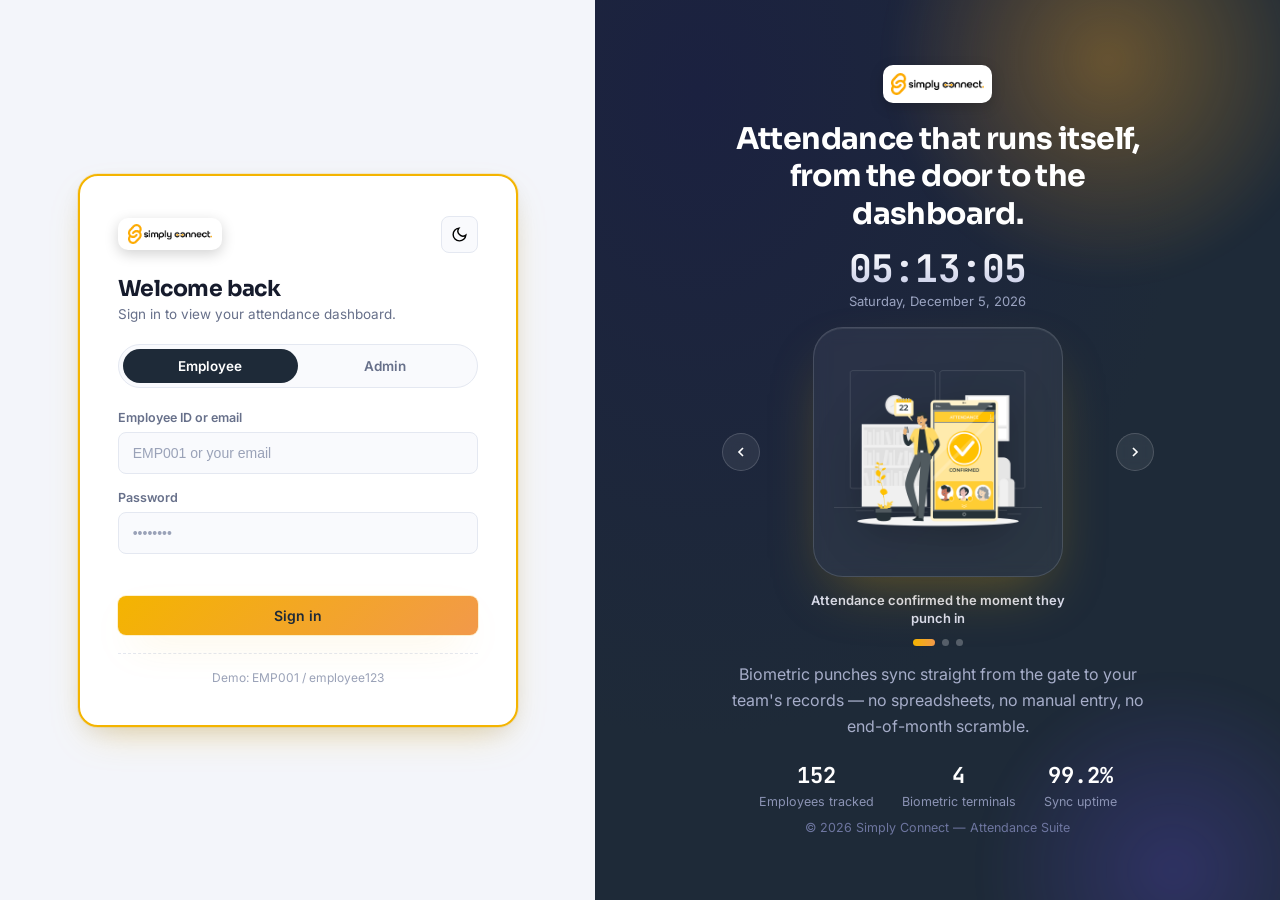
<file: index.html>
<!DOCTYPE html>
<html lang="en" data-theme="light">
<head>
<meta charset="UTF-8">
<meta name="viewport" content="width=device-width, initial-scale=1.0">
<title>Simply Connect Attendance — Sign in</title>
<link rel="stylesheet" href="css/styles.css">
</head>
<body>

<div class="login-wrap">
  <div class="login-panel">
    <div class="login-card" id="loginPanel" data-role="employee">
      <div class="login-card-top">
        <div style="display:flex;align-items:center;gap:10px;">
          <div class="logo-chip" style="padding:6px 10px;"><img src="assets/logo.png" alt="Simply Connect" style="height:20px;width:auto;display:block;"></div>
        </div>
        <button class="btn-icon" data-theme-toggle aria-label="Toggle dark mode" title="Toggle dark mode">
          <svg width="17" height="17" viewBox="0 0 24 24" fill="none" stroke="currentColor" stroke-width="2"><path d="M21 12.79A9 9 0 1 1 11.21 3 7 7 0 0 0 21 12.79z"/></svg>
        </button>
      </div>
      <h2>Welcome back</h2>
      <p class="sub">Sign in to view your attendance dashboard.</p>

      <div class="role-tabs">
        <button type="button" class="role-tab active" data-role="employee">Employee</button>
        <button type="button" class="role-tab" data-role="admin">Admin</button>
      </div>

      <form id="loginForm" novalidate>
        <div class="field">
          <label id="idLabel" for="loginId">Employee ID or email</label>
          <input type="text" id="loginId" placeholder="EMP001 or your email" autocomplete="username" required>
        </div>
        <div class="field">
          <label for="loginPassword">Password</label>
          <input type="password" id="loginPassword" placeholder="••••••••" autocomplete="current-password" required>
        </div>
        <div class="field-error" id="loginError"></div>
        <button type="submit" class="btn btn-primary">Sign in</button>
      </form>

      <div class="cred-hint" id="credHint">Demo: EMP001 / employee123</div>
    </div>
  </div>

  <div class="login-brand">
    <div class="brand-mark">
      <div class="logo-chip">
        <img class="brand-logo-img" src="assets/logo.png" alt="Simply Connect">
      </div>
    </div>

    <div class="login-hero">
      <h1>Attendance that runs itself, from the door to the dashboard.</h1>

      <div class="login-clock mono" id="liveClock">00:00:00</div>
      <div class="login-date" id="liveDate">Loading date…</div>

      <div class="login-carousel" id="loginCarousel">
        <div class="carousel-track" id="carouselTrack">
          <div class="carousel-slide active">
            <div class="carousel-art"><img src="assets/illustrations/illus-attendance.png" alt="Confirmed attendance"></div>
            <div class="carousel-caption">Attendance confirmed the moment they punch in</div>
          </div>
          <div class="carousel-slide">
            <div class="carousel-art"><img src="assets/illustrations/illus-reports.png" alt="Data reports"></div>
            <div class="carousel-caption">Reports and payroll insights, ready when you need them</div>
          </div>
          <div class="carousel-slide">
            <div class="carousel-art"><img src="assets/illustrations/illus-onboarding.png" alt="Onboarding"></div>
            <div class="carousel-caption">Onboard new hires and get them tracked in minutes</div>
          </div>
        </div>
        <button class="carousel-arrow prev" id="carouselPrev" aria-label="Previous slide">
          <svg width="16" height="16" viewBox="0 0 24 24" fill="none" stroke="currentColor" stroke-width="2.5"><path d="m15 18-6-6 6-6"/></svg>
        </button>
        <button class="carousel-arrow next" id="carouselNext" aria-label="Next slide">
          <svg width="16" height="16" viewBox="0 0 24 24" fill="none" stroke="currentColor" stroke-width="2.5"><path d="m9 18 6-6-6-6"/></svg>
        </button>
        <div class="carousel-dots" id="carouselDots">
          <button class="carousel-dot active" data-i="0" aria-label="Slide 1"></button>
          <button class="carousel-dot" data-i="1" aria-label="Slide 2"></button>
          <button class="carousel-dot" data-i="2" aria-label="Slide 3"></button>
        </div>
      </div>

      <p>Biometric punches sync straight from the gate to your team's records — no spreadsheets, no manual entry, no end-of-month scramble.</p>

      <div class="login-stats">
        <div><b class="mono">152</b><span>Employees tracked</span></div>
        <div><b class="mono">4</b><span>Biometric terminals</span></div>
        <div><b class="mono">99.2%</b><span>Sync uptime</span></div>
      </div>
    </div>

    <div class="login-foot">© 2026 Simply Connect — Attendance Suite</div>
  </div>
</div>

<script src="js/config.js"></script>
<script src="js/mockData.js"></script>
<script src="js/utils.js"></script>
<script src="js/theme.js"></script>
<script src="js/auth.js"></script>
<script>
  // If already logged in, skip straight to the right dashboard.
  (function () {
    const u = Session.get();
    if (u) window.location.href = u.role === "admin" ? "admin.html" : "employee.html";
  })();

  function tickClock() {
    const now = new Date();
    document.getElementById("liveClock").textContent = now.toLocaleTimeString("en-US", { hour12: false });
    document.getElementById("liveDate").textContent = now.toLocaleDateString("en-US", { weekday: "long", year: "numeric", month: "long", day: "numeric" });
  }
  tickClock();
  setInterval(tickClock, 1000);

  // Hero image carousel — auto-advances, clicking a dot jumps straight there.
  (function () {
    const slides = document.querySelectorAll("#carouselTrack .carousel-slide");
    const dots = document.querySelectorAll("#carouselDots .carousel-dot");
    if (!slides.length) return;
    let index = 0;
    let timer = null;

    function show(i) {
      index = (i + slides.length) % slides.length;
      slides.forEach((s, n) => s.classList.toggle("active", n === index));
      dots.forEach((d, n) => d.classList.toggle("active", n === index));
    }
    function next() { show(index + 1); }
    function prev() { show(index - 1); }
    function restart() {
      clearInterval(timer);
      timer = setInterval(next, 4200);
    }
    dots.forEach((dot) => dot.addEventListener("click", () => { show(+dot.dataset.i); restart(); }));
    document.getElementById("carouselNext").addEventListener("click", () => { next(); restart(); });
    document.getElementById("carouselPrev").addEventListener("click", () => { prev(); restart(); });
    restart();
  })();
</script>
</body>
</html>
</file>
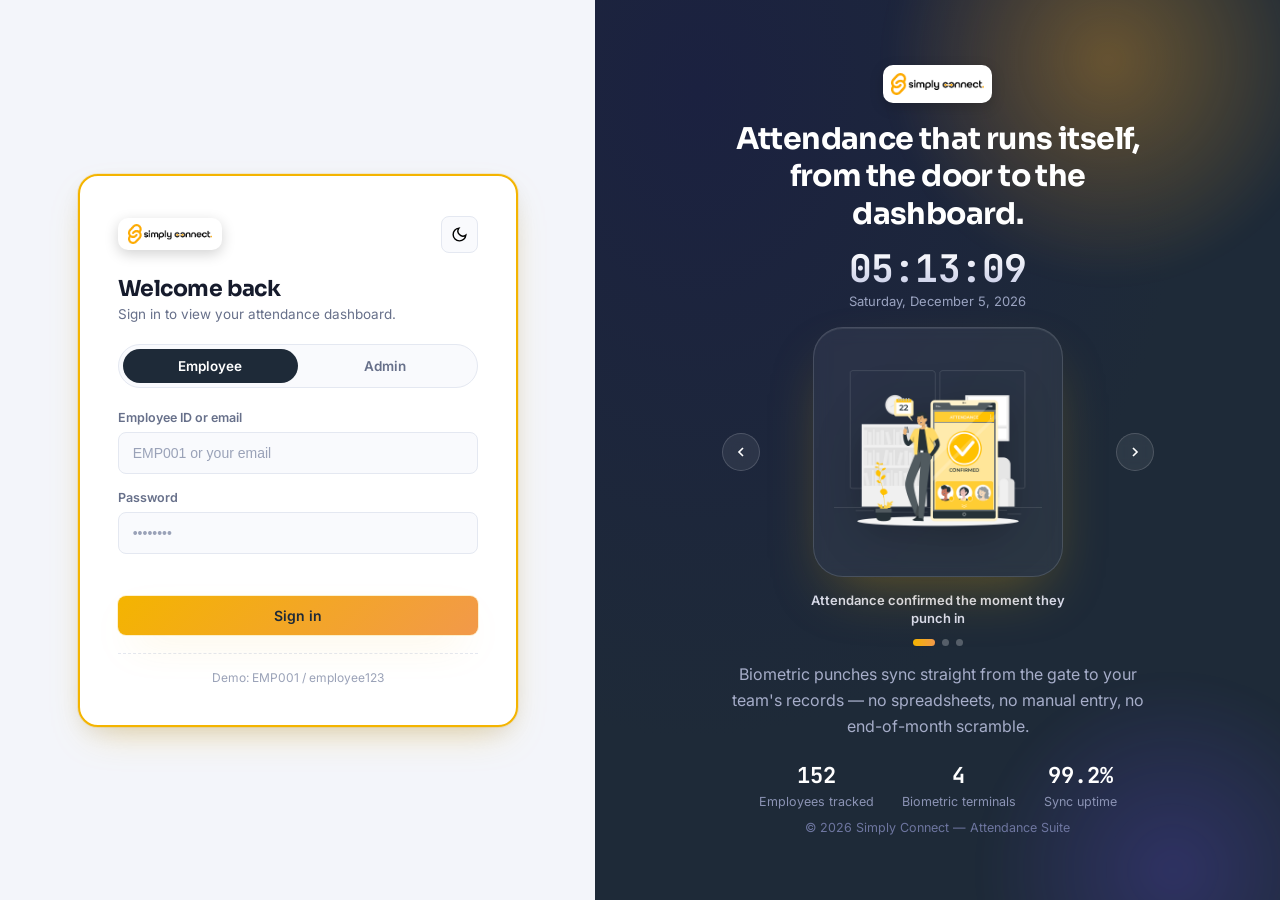
<file: admin.html>
<!DOCTYPE html>
<html lang="en" data-theme="light">
<head>
<meta charset="UTF-8">
<meta name="viewport" content="width=device-width, initial-scale=1.0">
<title>Admin Console — Simply Connect Attendance</title>
<link rel="stylesheet" href="css/styles.css">
</head>
<body>

<div class="sidebar-scrim" id="scrim"></div>

<div class="app">
  <aside class="sidebar" id="sidebar">
    <div class="sidebar-brand">
      <div class="logo-chip"><img class="brand-logo-img" src="assets/logo-icon.png" alt="Simply Connect"></div>
    </div>

    <div class="nav-group-label">Admin</div>
    <nav>
      <a href="#" class="nav-item active" data-view="overview" title="Overview">
        <svg width="19" height="19" viewBox="0 0 24 24" fill="none" stroke="currentColor" stroke-width="2"><rect x="3" y="3" width="7" height="9" rx="1.5"/><rect x="14" y="3" width="7" height="5" rx="1.5"/><rect x="14" y="12" width="7" height="9" rx="1.5"/><rect x="3" y="16" width="7" height="5" rx="1.5"/></svg>
        Home
      </a>
      <a href="#" class="nav-item" data-view="employees" title="Employees">
        <svg width="19" height="19" viewBox="0 0 24 24" fill="none" stroke="currentColor" stroke-width="2"><path d="M17 21v-2a4 4 0 0 0-4-4H5a4 4 0 0 0-4 4v2"/><circle cx="9" cy="7" r="4"/><path d="M23 21v-2a4 4 0 0 0-3-3.87M16 3.13a4 4 0 0 1 0 7.75"/></svg>
        Employees
      </a>
      <a href="#" class="nav-item" data-view="live" title="Live attendance">
        <svg width="19" height="19" viewBox="0 0 24 24" fill="none" stroke="currentColor" stroke-width="2"><circle cx="12" cy="12" r="9"/><path d="M12 7v5l3 3"/></svg>
        Live
      </a>
      <a href="#" class="nav-item" data-view="departments" title="Departments">
        <svg width="19" height="19" viewBox="0 0 24 24" fill="none" stroke="currentColor" stroke-width="2"><path d="M3 21V8l9-5 9 5v13M9 21v-6h6v6"/></svg>
        Depts
      </a>
      <a href="#" class="nav-item" data-view="requests" title="Requests">
        <svg width="19" height="19" viewBox="0 0 24 24" fill="none" stroke="currentColor" stroke-width="2"><path d="M9 11H5a2 2 0 0 0-2 2v7a2 2 0 0 0 2 2h4M9 11V9a2 2 0 0 1 2-2h6l4 4v7a2 2 0 0 1-2 2h-8"/><path d="M9 11v11M13 15h4"/></svg>
        Requests
      </a>
      <a href="#" class="nav-item" data-view="payroll" title="Payroll">
        <svg width="19" height="19" viewBox="0 0 24 24" fill="none" stroke="currentColor" stroke-width="2"><rect x="2" y="5" width="20" height="14" rx="2"/><path d="M2 10h20M6 15h4"/></svg>
        Payroll
      </a>
      <a href="#" class="nav-item" data-view="reports" title="Reports">
        <svg width="19" height="19" viewBox="0 0 24 24" fill="none" stroke="currentColor" stroke-width="2"><path d="M14 3H6a2 2 0 0 0-2 2v14a2 2 0 0 0 2 2h12a2 2 0 0 0 2-2V9z"/><path d="M14 3v6h6M9 13h6M9 17h6"/></svg>
        Reports
      </a>
      <a href="#" class="nav-item" data-view="sync" title="Machine sync">
        <svg width="19" height="19" viewBox="0 0 24 24" fill="none" stroke="currentColor" stroke-width="2"><path d="M21 12a9 9 0 1 1-3-6.7"/><path d="M21 3v6h-6"/></svg>
        Devices
      </a>

      <div class="nav-group-label">Account</div>
      <a href="#" class="nav-item" data-view="settings" title="Settings">
        <svg width="17" height="17" viewBox="0 0 24 24" fill="none" stroke="currentColor" stroke-width="2"><circle cx="12" cy="12" r="3"/><path d="M19.4 15a1.65 1.65 0 0 0 .33 1.82l.06.06a2 2 0 1 1-2.83 2.83l-.06-.06a1.65 1.65 0 0 0-1.82-.33 1.65 1.65 0 0 0-1 1.51V21a2 2 0 0 1-4 0v-.09A1.65 1.65 0 0 0 9 19.4a1.65 1.65 0 0 0-1.82.33l-.06.06a2 2 0 1 1-2.83-2.83l.06-.06a1.65 1.65 0 0 0 .33-1.82 1.65 1.65 0 0 0-1.51-1H3a2 2 0 0 1 0-4h.09A1.65 1.65 0 0 0 4.6 9a1.65 1.65 0 0 0-.33-1.82l-.06-.06a2 2 0 1 1 2.83-2.83l.06.06a1.65 1.65 0 0 0 1.82.33H9a1.65 1.65 0 0 0 1-1.51V3a2 2 0 0 1 4 0v.09a1.65 1.65 0 0 0 1 1.51 1.65 1.65 0 0 0 1.82-.33l.06-.06a2 2 0 1 1 2.83 2.83l-.06.06a1.65 1.65 0 0 0-.33 1.82V9a1.65 1.65 0 0 0 1.51 1H21a2 2 0 0 1 0 4h-.09a1.65 1.65 0 0 0-1.51 1z"/></svg>
        Settings
      </a>
    </nav>

    <div class="sidebar-foot">
      <div class="sidebar-user">
        <div class="avatar" id="sideAvatar">--</div>
        <div>
          <div class="name" id="sideName">Loading…</div>
          <div class="role">Administrator</div>
        </div>
      </div>
      <a href="#" class="logout-link" id="logoutBtn">
        <svg width="14" height="14" viewBox="0 0 24 24" fill="none" stroke="currentColor" stroke-width="2"><path d="M9 21H5a2 2 0 0 1-2-2V5a2 2 0 0 1 2-2h4M16 17l5-5-5-5M21 12H9"/></svg>
        Sign out
      </a>
    </div>
  </aside>

  <div class="main">
    <header class="topbar">
      <button class="hamburger" id="hamburger" aria-label="Open menu">
        <svg width="22" height="22" viewBox="0 0 24 24" fill="none" stroke="currentColor" stroke-width="2"><path d="M3 6h18M3 12h18M3 18h18"/></svg>
      </button>
      <div class="topbar-brand">
        <div class="logo-chip" style="padding:5px 9px;"><img src="assets/logo.png" alt="Simply Connect" style="height:16px;width:auto;display:block;"></div>
        <span class="tb-company-pill">Simply Connect
          <svg width="10" height="10" viewBox="0 0 24 24" fill="none" stroke="currentColor" stroke-width="2.5"><path d="m6 9 6 6 6-6"/></svg>
        </span>
      </div>
      <div class="topbar-search">
        <svg width="15" height="15" viewBox="0 0 24 24" fill="none" stroke="currentColor" stroke-width="2"><circle cx="11" cy="11" r="7"/><path d="m21 21-4.3-4.3"/></svg>
        <input type="text" id="globalSearch" placeholder="Search employees…">
      </div>
      <div class="topbar-right">
        <span class="topbar-clock mono"><span class="live-dot"></span><span id="topClock">--:--:--</span></span>
        <button class="btn-icon" id="helpBtn" aria-label="Help" title="Help">
          <svg width="17" height="17" viewBox="0 0 24 24" fill="none" stroke="currentColor" stroke-width="2"><circle cx="12" cy="12" r="9"/><path d="M9.5 9a2.5 2.5 0 0 1 4.9.8c0 1.7-2.4 2-2.4 3.7"/><path d="M12 17.5h.01"/></svg>
        </button>
        <div class="notif-wrap">
          <button class="btn-icon" id="notifBtn" aria-label="Notifications" title="Notifications">
            <svg width="17" height="17" viewBox="0 0 24 24" fill="none" stroke="currentColor" stroke-width="2"><path d="M18 8a6 6 0 0 0-12 0c0 7-3 9-3 9h18s-3-2-3-9"/><path d="M13.73 21a2 2 0 0 1-3.46 0"/></svg>
            <span class="tb-dot hidden" id="notifDot"></span>
          </button>
          <div class="notif-panel" id="notifPanel">
            <div class="notif-head"><strong>Notifications</strong><button id="markAllReadBtn">Mark all read</button></div>
            <div id="notifList"></div>
          </div>
        </div>
        <button class="btn-icon" data-theme-toggle aria-label="Toggle dark mode" title="Toggle dark mode">
          <svg width="17" height="17" viewBox="0 0 24 24" fill="none" stroke="currentColor" stroke-width="2"><path d="M21 12.79A9 9 0 1 1 11.21 3 7 7 0 0 0 21 12.79z"/></svg>
        </button>
        <button class="avatar tb-avatar" id="topAvatarBtn" title="Settings">--</button>
      </div>
    </header>

    <main class="content">

      <!-- OVERVIEW -->
      <section class="view active" id="view-overview">
        <div class="page-head">
          <div><h1>Good to see you</h1><p class="desc" id="todayLongDate">—</p></div>
          <span class="topbar-clock mono" style="font-size:15px;"><span class="live-dot"></span><span id="heroClockAdmin">--:--:--</span></span>
        </div>

        <div class="grid grid-4 stagger-in" style="margin-bottom:18px;" id="kpiRow"></div>

        <div class="grid grid-2-1" style="margin-bottom:18px;">
          <div class="card">
            <div class="card-title">Attendance trend — last 14 days</div>
            <canvas class="chart-canvas" id="trendChart"></canvas>
          </div>
          <div class="card">
            <div class="card-title">Today's breakdown</div>
            <canvas class="chart-canvas sm" id="todayDonut"></canvas>
            <div class="cal-legend" style="margin-top:10px;justify-content:center;">
              <span><i style="background:var(--ok)"></i>Present</span>
              <span><i style="background:var(--warn)"></i>Late</span>
              <span><i style="background:var(--danger)"></i>Absent</span>
              <span><i style="background:var(--info)"></i>Leave</span>
            </div>
          </div>
        </div>

        <div class="grid grid-2-1">
          <div class="card">
            <div class="card-title">Department-wise presence today <span class="link" data-goto="departments">View all</span></div>
            <div class="grid grid-2" id="deptMiniRow"></div>
          </div>
          <div class="card">
            <div class="card-title">Live feed <span class="link" data-goto="live">Open live view</span></div>
            <div id="miniLiveFeed"></div>
          </div>
        </div>
      </section>

      <!-- EMPLOYEES -->
      <section class="view" id="view-employees">
        <div class="page-head"><div><h1>All employees</h1><p class="desc">152 employees across 9 departments.</p></div></div>
        <div class="card">
          <div class="table-toolbar">
            <div class="filter-row">
              <input type="text" class="search-input" id="empSearch" placeholder="Search by name, ID, email…">
              <select class="select" id="empDeptFilter"><option value="">All departments</option></select>
              <select class="select" id="empStatusFilter">
                <option value="">All statuses</option><option>Active</option><option>Inactive</option>
              </select>
            </div>
            <div style="display:flex;gap:8px;">
              <button class="btn btn-ghost btn-sm" id="exportEmpBtn">
                <svg width="14" height="14" viewBox="0 0 24 24" fill="none" stroke="currentColor" stroke-width="2"><path d="M12 3v12m0 0-4-4m4 4 4-4M4 21h16"/></svg>
                Export CSV
              </button>
              <button class="btn btn-primary btn-sm" id="addEmpBtn" style="width:auto;">
                <svg width="14" height="14" viewBox="0 0 24 24" fill="none" stroke="currentColor" stroke-width="2"><path d="M12 5v14M5 12h14"/></svg>
                Add employee
              </button>
            </div>
          </div>
          <div class="table-wrap">
            <table>
              <thead><tr><th>Employee</th><th>Department</th><th>Designation</th><th>Status</th><th>Joined</th><th></th></tr></thead>
              <tbody id="empTableBody"></tbody>
            </table>
          </div>
          <div class="pagination" id="empPagination"></div>
        </div>
      </section>

      <!-- LIVE ATTENDANCE -->
      <section class="view" id="view-live">
        <div class="page-head">
          <div><h1>Live attendance — today</h1><p class="desc" id="liveDateLabel">—</p></div>
          <span class="badge badge-online" id="liveSyncBadge">● Synced just now</span>
        </div>
        <div class="grid grid-4 stagger-in" style="margin-bottom:18px;" id="liveStatRow"></div>
        <div class="card">
          <div class="table-toolbar">
            <div class="filter-row">
              <input type="text" class="search-input" id="liveSearch" placeholder="Search employee…">
              <select class="select" id="liveStatusFilter">
                <option value="">All statuses</option><option>Present</option><option>Late</option><option>Absent</option><option>Half Day</option><option>On Leave</option>
              </select>
            </div>
          </div>
          <div class="table-wrap">
            <table>
              <thead><tr><th>Employee</th><th>Department</th><th>Status</th><th>Punch In</th><th>Punch Out</th><th>Working hours</th></tr></thead>
              <tbody id="liveTableBody"></tbody>
            </table>
          </div>
        </div>
      </section>

      <!-- DEPARTMENTS -->
      <section class="view" id="view-departments">
        <div class="page-head"><div><h1>Departments</h1><p class="desc">Headcount and today's presence, by team.</p></div></div>
        <div class="grid grid-3 stagger-in" id="deptGrid"></div>
      </section>

      <!-- REPORTS -->
      <section class="view" id="view-reports">
        <div class="page-head"><div><h1>Reports</h1><p class="desc">Generate a range report, or pull the current late/absentee list.</p></div></div>

        <div class="card" style="margin-bottom:18px;">
          <div class="card-title">Date range report</div>
          <div class="filter-row" style="margin-bottom:16px;">
            <input type="date" class="select" id="repFrom">
            <input type="date" class="select" id="repTo">
            <select class="select" id="repDept"><option value="">All departments</option></select>
            <button class="btn btn-primary btn-sm" id="repGenerate" style="width:auto;">Generate report</button>
          </div>
          <div class="grid grid-4" id="repSummaryRow"></div>
        </div>

        <div class="card">
          <div class="table-toolbar">
            <div class="card-title" style="margin-bottom:0;">Late & absentee records</div>
            <button class="btn btn-ghost btn-sm" id="exportRepBtn">
              <svg width="14" height="14" viewBox="0 0 24 24" fill="none" stroke="currentColor" stroke-width="2"><path d="M12 3v12m0 0-4-4m4 4 4-4M4 21h16"/></svg>
              Export CSV
            </button>
          </div>
          <div class="table-wrap">
            <table>
              <thead><tr><th>Employee</th><th>Department</th><th>Date</th><th>Status</th><th>Late by</th></tr></thead>
              <tbody id="repTableBody"></tbody>
            </table>
          </div>
          <div class="pagination" id="repPagination"></div>
        </div>
      </section>

      <!-- MACHINE SYNC -->
      <section class="view" id="view-sync">
        <div class="page-head">
          <div><h1>Machine sync status</h1><p class="desc">Biometric terminals feeding attendance into the sheet.</p></div>
          <button class="btn btn-primary btn-sm" id="syncNowBtn" style="width:auto;">Sync now</button>
        </div>
        <div class="grid grid-2-1">
          <div class="card">
            <div class="card-title">Terminals</div>
            <div id="deviceList"></div>
          </div>
          <div class="card">
            <div class="card-title">Sync log</div>
            <div id="syncLog"></div>
          </div>
        </div>
      </section>

      <!-- REQUESTS -->
      <section class="view" id="view-requests">
        <div class="page-head"><div><h1>Leave &amp; regularization requests</h1><p class="desc">Review and action requests submitted by employees.</p></div></div>
        <div class="card">
          <div class="request-tabs" id="reqTabs">
            <button class="request-tab active" data-status="Pending">Pending</button>
            <button class="request-tab" data-status="Approved">Approved</button>
            <button class="request-tab" data-status="Rejected">Rejected</button>
            <button class="request-tab" data-status="">All</button>
          </div>
          <div class="table-wrap">
            <table>
              <thead><tr><th>Employee</th><th>Type</th><th>Details</th><th>Reason</th><th>Submitted</th><th>Status</th><th></th></tr></thead>
              <tbody id="reqTableBody"></tbody>
            </table>
          </div>
        </div>
      </section>

      <!-- PAYROLL -->
      <section class="view" id="view-payroll">
        <div class="page-head">
          <div><h1>Payroll</h1><p class="desc">Attendance-based payroll for the company. Generate a month to lock in final numbers.</p></div>
          <div style="display:flex;gap:10px;">
            <select class="select" id="payrollMonthSelect"></select>
            <button class="btn btn-primary btn-sm" id="generatePayrollBtn" style="width:auto;">Generate payroll</button>
          </div>
        </div>
        <div class="grid grid-4 stagger-in" style="margin-bottom:18px;" id="payrollSummaryRow"></div>
        <div class="card">
          <div class="table-toolbar">
            <input type="text" class="search-input" id="payrollSearch" placeholder="Search employee…">
            <button class="btn btn-ghost btn-sm" id="exportPayrollBtn">
              <svg width="14" height="14" viewBox="0 0 24 24" fill="none" stroke="currentColor" stroke-width="2"><path d="M12 3v12m0 0-4-4m4 4 4-4M4 21h16"/></svg>
              Export CSV
            </button>
          </div>
          <div class="table-wrap">
            <table>
              <thead><tr><th>Employee</th><th>Department</th><th>Present</th><th>Absent</th><th>Gross</th><th>Deductions</th><th>Net pay</th><th>Status</th><th></th></tr></thead>
              <tbody id="payrollTableBody"></tbody>
            </table>
          </div>
        </div>
      </section>

      <!-- SETTINGS -->
      <section class="view" id="view-settings">
        <div class="page-head"><div><h1>Settings</h1><p class="desc">Company defaults and admin notification preferences.</p></div></div>
        <div class="grid grid-2-1">
          <div class="card">
            <div class="card-title">Company &amp; shift defaults</div>
            <form id="adminSettingsForm">
              <div class="field"><label>Company name</label><input type="text" id="setCompanyName"></div>
              <div class="form-row-2">
                <div class="field"><label>Shift start</label><input type="time" id="setShiftStart"></div>
                <div class="field"><label>Shift end</label><input type="time" id="setShiftEnd"></div>
              </div>
              <div class="field"><label>Late grace period (minutes)</label><input type="number" id="setGrace" min="0" max="120"></div>
              <button type="submit" class="btn btn-primary" style="width:auto;">Save settings</button>
            </form>
          </div>
          <div class="card">
            <div class="card-title">Admin notification preferences</div>
            <div class="toggle-row">
              <div><b>Device offline alerts</b><span>Notify when a biometric terminal drops</span></div>
              <label class="switch"><input type="checkbox" checked><span class="slider"></span></label>
            </div>
            <div class="toggle-row">
              <div><b>New request alerts</b><span>Leave and regularization submissions</span></div>
              <label class="switch"><input type="checkbox" checked><span class="slider"></span></label>
            </div>
            <div class="toggle-row">
              <div><b>Daily attendance digest</b><span>Summary email every morning at 9 AM</span></div>
              <label class="switch"><input type="checkbox"><span class="slider"></span></label>
            </div>
          </div>
        </div>
        <div class="card" style="margin-top:18px;border-color:var(--danger);">
          <div class="card-title" style="color:var(--danger);">Danger zone</div>
          <p style="color:var(--muted);font-size:13px;margin-bottom:14px;">This resets all demo data — every added/edited employee, request, and approval — back to the original 152-employee sample dataset. This device only.</p>
          <button class="btn btn-sm" id="resetDemoBtn" style="background:var(--danger-bg);color:var(--danger);width:auto;">Reset demo data</button>
        </div>
      </section>

    </main>
  </div>
</div>

<div class="overlay" id="empOverlay"></div>
<div class="drawer" id="empDrawer">
  <div class="drawer-head">
    <strong>Employee profile</strong>
    <button class="drawer-close" id="drawerClose">✕</button>
  </div>
  <div class="drawer-body" id="empDrawerBody"></div>
</div>

<script src="js/config.js"></script>
<script src="js/mockData.js"></script>
<script src="js/utils.js"></script>
<script src="js/theme.js"></script>
<script src="js/auth.js"></script>
<script src="js/admin.js"></script>
</body>
</html>
</file>
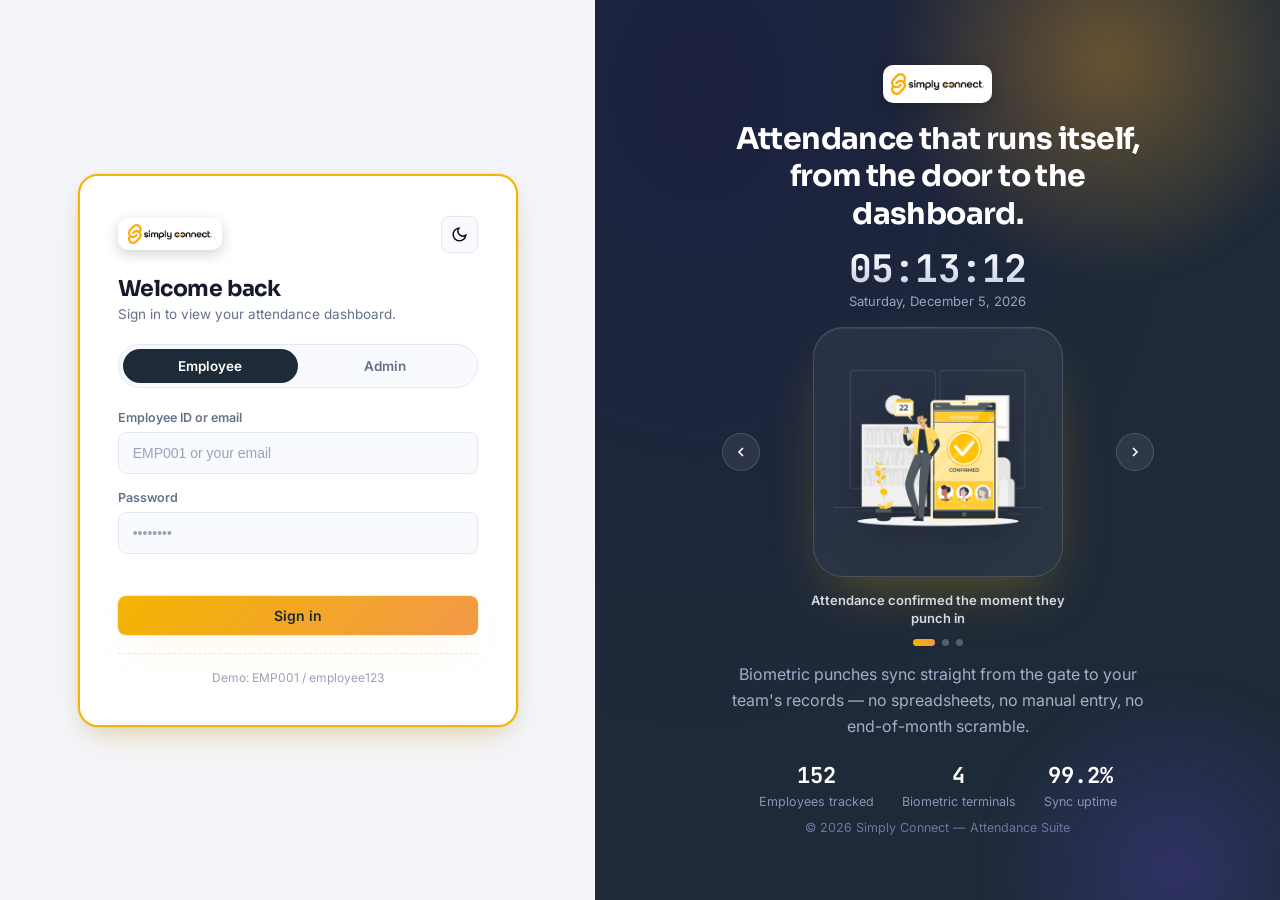
<file: employee.html>
<!DOCTYPE html>
<html lang="en" data-theme="light">
<head>
<meta charset="UTF-8">
<meta name="viewport" content="width=device-width, initial-scale=1.0">
<title>My Attendance — Simply Connect</title>
<link rel="stylesheet" href="css/styles.css">
</head>
<body>

<div class="sidebar-scrim" id="scrim"></div>

<div class="app">
  <aside class="sidebar" id="sidebar">
    <div class="sidebar-brand">
      <div class="logo-chip"><img class="brand-logo-img" src="assets/logo-icon.png" alt="Simply Connect"></div>
    </div>

    <div class="nav-group-label">Menu</div>
    <nav>
      <a href="#" class="nav-item active" data-view="overview" title="Overview">
        <svg width="19" height="19" viewBox="0 0 24 24" fill="none" stroke="currentColor" stroke-width="2"><rect x="3" y="3" width="7" height="9" rx="1.5"/><rect x="14" y="3" width="7" height="5" rx="1.5"/><rect x="14" y="12" width="7" height="9" rx="1.5"/><rect x="3" y="16" width="7" height="5" rx="1.5"/></svg>
        Home
      </a>
      <a href="#" class="nav-item" data-view="calendar" title="Calendar">
        <svg width="19" height="19" viewBox="0 0 24 24" fill="none" stroke="currentColor" stroke-width="2"><rect x="3" y="4" width="18" height="17" rx="2"/><path d="M3 9h18M8 3v4M16 3v4"/></svg>
        Calendar
      </a>
      <a href="#" class="nav-item" data-view="stats" title="Statistics">
        <svg width="19" height="19" viewBox="0 0 24 24" fill="none" stroke="currentColor" stroke-width="2"><path d="M3 20V10M10 20V4M17 20v-7"/></svg>
        Stats
      </a>
      <a href="#" class="nav-item" data-view="history" title="History">
        <svg width="19" height="19" viewBox="0 0 24 24" fill="none" stroke="currentColor" stroke-width="2"><path d="M3 12a9 9 0 1 0 3-6.7"/><path d="M3 4v5h5M12 7v5l3 3"/></svg>
        History
      </a>
      <a href="#" class="nav-item" data-view="leave" title="Leave & Requests">
        <svg width="19" height="19" viewBox="0 0 24 24" fill="none" stroke="currentColor" stroke-width="2"><path d="M9 11H5a2 2 0 0 0-2 2v7a2 2 0 0 0 2 2h4M9 11V9a2 2 0 0 1 2-2h6l4 4v7a2 2 0 0 1-2 2h-8"/><path d="M9 11v11M13 15h4"/></svg>
        Leave
      </a>
      <a href="#" class="nav-item" data-view="payroll" title="Payroll">
        <svg width="19" height="19" viewBox="0 0 24 24" fill="none" stroke="currentColor" stroke-width="2"><rect x="2" y="5" width="20" height="14" rx="2"/><path d="M2 10h20M6 15h4"/></svg>
        Payroll
      </a>

      <div class="nav-group-label">Account</div>
      <a href="#" class="nav-item" data-view="profile" title="My Profile">
        <svg width="19" height="19" viewBox="0 0 24 24" fill="none" stroke="currentColor" stroke-width="2"><circle cx="12" cy="8" r="4"/><path d="M4 21c1.5-4.5 5-6 8-6s6.5 1.5 8 6"/></svg>
        Profile
      </a>
      <a href="#" class="nav-item" data-view="settings" title="Settings">
        <svg width="19" height="19" viewBox="0 0 24 24" fill="none" stroke="currentColor" stroke-width="2"><circle cx="12" cy="12" r="3"/><path d="M19.4 15a1.65 1.65 0 0 0 .33 1.82l.06.06a2 2 0 1 1-2.83 2.83l-.06-.06a1.65 1.65 0 0 0-1.82-.33 1.65 1.65 0 0 0-1 1.51V21a2 2 0 0 1-4 0v-.09A1.65 1.65 0 0 0 9 19.4a1.65 1.65 0 0 0-1.82.33l-.06.06a2 2 0 1 1-2.83-2.83l.06-.06a1.65 1.65 0 0 0 .33-1.82 1.65 1.65 0 0 0-1.51-1H3a2 2 0 0 1 0-4h.09A1.65 1.65 0 0 0 4.6 9a1.65 1.65 0 0 0-.33-1.82l-.06-.06a2 2 0 1 1 2.83-2.83l.06.06a1.65 1.65 0 0 0 1.82.33H9a1.65 1.65 0 0 0 1-1.51V3a2 2 0 0 1 4 0v.09a1.65 1.65 0 0 0 1 1.51 1.65 1.65 0 0 0 1.82-.33l.06-.06a2 2 0 1 1 2.83 2.83l-.06.06a1.65 1.65 0 0 0-.33 1.82V9a1.65 1.65 0 0 0 1.51 1H21a2 2 0 0 1 0 4h-.09a1.65 1.65 0 0 0-1.51 1z"/></svg>
        Settings
      </a>
    </nav>

    <div class="sidebar-foot">
      <div class="sidebar-user">
        <div class="avatar" id="sideAvatar">--</div>
        <div>
          <div class="name" id="sideName">Loading…</div>
          <div class="role" id="sideRole">Employee</div>
        </div>
      </div>
      <a href="#" class="logout-link" id="logoutBtn">
        <svg width="14" height="14" viewBox="0 0 24 24" fill="none" stroke="currentColor" stroke-width="2"><path d="M9 21H5a2 2 0 0 1-2-2V5a2 2 0 0 1 2-2h4M16 17l5-5-5-5M21 12H9"/></svg>
        Sign out
      </a>
    </div>
  </aside>

  <div class="main">
    <header class="topbar">
      <button class="hamburger" id="hamburger" aria-label="Open menu">
        <svg width="22" height="22" viewBox="0 0 24 24" fill="none" stroke="currentColor" stroke-width="2"><path d="M3 6h18M3 12h18M3 18h18"/></svg>
      </button>
      <div class="topbar-brand">
        <div class="logo-chip" style="padding:5px 9px;"><img src="assets/logo.png" alt="Simply Connect" style="height:16px;width:auto;display:block;"></div>
        <span class="tb-company-pill">Simply Connect
          <svg width="10" height="10" viewBox="0 0 24 24" fill="none" stroke="currentColor" stroke-width="2.5"><path d="m6 9 6 6 6-6"/></svg>
        </span>
      </div>
      <div class="topbar-search">
        <svg width="15" height="15" viewBox="0 0 24 24" fill="none" stroke="currentColor" stroke-width="2"><circle cx="11" cy="11" r="7"/><path d="m21 21-4.3-4.3"/></svg>
        <input type="text" id="historySearch" placeholder="Search attendance history…">
      </div>
      <div class="topbar-right">
        <span class="topbar-clock mono"><span class="live-dot"></span><span id="topClock">--:--:--</span></span>
        <button class="btn-icon" id="helpBtn" aria-label="Help" title="Help">
          <svg width="17" height="17" viewBox="0 0 24 24" fill="none" stroke="currentColor" stroke-width="2"><circle cx="12" cy="12" r="9"/><path d="M9.5 9a2.5 2.5 0 0 1 4.9.8c0 1.7-2.4 2-2.4 3.7"/><path d="M12 17.5h.01"/></svg>
        </button>
        <div class="notif-wrap">
          <button class="btn-icon" id="notifBtn" aria-label="Notifications" title="Notifications">
            <svg width="17" height="17" viewBox="0 0 24 24" fill="none" stroke="currentColor" stroke-width="2"><path d="M18 8a6 6 0 0 0-12 0c0 7-3 9-3 9h18s-3-2-3-9"/><path d="M13.73 21a2 2 0 0 1-3.46 0"/></svg>
            <span class="tb-dot hidden" id="notifDot"></span>
          </button>
          <div class="notif-panel" id="notifPanel">
            <div class="notif-head"><strong>Notifications</strong><button id="markAllReadBtn">Mark all read</button></div>
            <div id="notifList"></div>
          </div>
        </div>
        <button class="btn-icon" data-theme-toggle aria-label="Toggle dark mode" title="Toggle dark mode">
          <svg width="17" height="17" viewBox="0 0 24 24" fill="none" stroke="currentColor" stroke-width="2"><path d="M21 12.79A9 9 0 1 1 11.21 3 7 7 0 0 0 21 12.79z"/></svg>
        </button>
        <button class="avatar tb-avatar" id="topAvatarBtn" title="My Profile">--</button>
      </div>
    </header>

    <main class="content">

      <!-- OVERVIEW -->
      <section class="view active" id="view-overview">
        <div class="page-head">
          <div>
            <h1 id="greeting">Welcome back</h1>
            <p class="desc" id="todayLongDate">—</p>
          </div>
        </div>

        <div class="grid grid-2-1" style="margin-bottom:18px;">
          <div class="card hero-clock-card">
            <div class="hero-top">
              <div>
                <div style="font-size:12.5px;color:#9AA3C0;margin-bottom:4px;">Today's status</div>
                <span class="status-pill" id="todayStatusPill"><span class="dotting"></span> —</span>
              </div>
              <div class="mono" style="font-size:26px;font-weight:700;" id="heroClock">--:--:--</div>
            </div>
            <div class="hero-punch-row">
              <div class="punch"><b class="mono" id="heroPunchIn">--:--</b><span>Punch In</span></div>
              <div class="punch"><b class="mono" id="heroPunchOut">--:--</b><span>Punch Out</span></div>
              <div class="punch"><b class="mono" id="heroWorked">--h --m</b><span>Worked today</span></div>
              <div class="punch"><b class="mono" id="heroShift">09:30–18:30</b><span>Shift window</span></div>
            </div>
            <div class="hero-progress"><i id="heroProgressBar" style="width:0%"></i></div>
            <div class="hero-foot">
              <span id="heroProgressLabel">0% of your 8h target</span>
              <span id="heroSyncNote">Synced from Main Gate Terminal</span>
            </div>
          </div>

          <div class="card" style="display:flex;flex-direction:column;">
            <div class="card-title">This month at a glance</div>
            <canvas class="chart-canvas sm" id="monthDonut" style="flex:1;"></canvas>
            <div class="cal-legend" style="margin-top:10px;justify-content:center;">
              <span><i style="background:var(--ok)"></i>Present</span>
              <span><i style="background:var(--warn)"></i>Late</span>
              <span><i style="background:var(--danger)"></i>Absent</span>
              <span><i style="background:var(--info)"></i>Leave</span>
            </div>
          </div>
        </div>

        <div class="grid grid-4 stagger-in" style="margin-bottom:18px;" id="statCardsRow">
          <!-- filled by JS -->
        </div>

        <div class="grid grid-2-1">
          <div class="card">
            <div class="card-title">Working hours — last 14 days <span class="link" data-goto="stats">View full stats</span></div>
            <canvas class="chart-canvas" id="hoursTrendChart"></canvas>
          </div>
          <div class="card">
            <div class="card-title">Recent activity</div>
            <div id="recentActivityList"></div>
          </div>
        </div>
      </section>

      <!-- CALENDAR -->
      <section class="view" id="view-calendar">
        <div class="page-head">
          <div><h1>Attendance calendar</h1><p class="desc">Every working day, color-coded. Click a day for details.</p></div>
        </div>
        <div class="grid grid-2-1">
          <div class="card">
            <div class="calendar-head">
              <h3 id="calMonthLabel">—</h3>
              <div class="calendar-nav">
                <button class="btn-icon" id="calPrev"><svg width="15" height="15" viewBox="0 0 24 24" fill="none" stroke="currentColor" stroke-width="2"><path d="m15 18-6-6 6-6"/></svg></button>
                <button class="btn-icon" id="calNext"><svg width="15" height="15" viewBox="0 0 24 24" fill="none" stroke="currentColor" stroke-width="2"><path d="m9 18 6-6-6-6"/></svg></button>
              </div>
            </div>
            <div class="cal-grid" id="calDowRow"></div>
            <div class="cal-grid" id="calGrid" style="margin-top:6px;"></div>
            <div class="cal-legend">
              <span><i style="background:var(--ok)"></i>Present</span>
              <span><i style="background:var(--warn)"></i>Late</span>
              <span><i style="background:var(--danger)"></i>Absent</span>
              <span><i style="background:var(--info)"></i>Leave / Half day</span>
              <span><i style="background:var(--muted-2)"></i>Weekend</span>
            </div>
          </div>
          <div class="card" id="dayDetailCard">
            <div class="card-title">Day details</div>
            <div id="dayDetailBody" style="color:var(--muted);font-size:13.5px;">Select a day on the calendar to see punch details.</div>
          </div>
        </div>
      </section>

      <!-- STATISTICS -->
      <section class="view" id="view-stats">
        <div class="page-head">
          <div><h1>Monthly statistics</h1><p class="desc">Your attendance patterns for the selected month.</p></div>
          <select class="select" id="statsMonthSelect"></select>
        </div>
        <div class="grid grid-4 stagger-in" style="margin-bottom:18px;" id="statsSummaryRow"></div>
        <div class="grid grid-2-1">
          <div class="card">
            <div class="card-title">Daily working hours</div>
            <canvas class="chart-canvas" id="statsBarChart"></canvas>
          </div>
          <div class="card">
            <div class="card-title">Status breakdown</div>
            <canvas class="chart-canvas" id="statsDonutChart"></canvas>
          </div>
        </div>
      </section>

      <!-- HISTORY -->
      <section class="view" id="view-history">
        <div class="page-head">
          <div><h1>Attendance history</h1><p class="desc">Full punch record, searchable and filterable.</p></div>
        </div>
        <div class="card">
          <div class="table-toolbar">
            <div class="filter-row">
              <select class="select" id="historyStatusFilter">
                <option value="">All statuses</option>
                <option>Present</option><option>Late</option><option>Absent</option>
                <option>Half Day</option><option>On Leave</option><option>Weekend</option>
              </select>
              <input type="date" class="select" id="historyFrom">
              <input type="date" class="select" id="historyTo">
            </div>
            <button class="btn btn-ghost btn-sm" id="exportHistoryBtn">
              <svg width="14" height="14" viewBox="0 0 24 24" fill="none" stroke="currentColor" stroke-width="2"><path d="M12 3v12m0 0-4-4m4 4 4-4M4 21h16"/></svg>
              Export CSV
            </button>
          </div>
          <div class="table-wrap">
            <table>
              <thead><tr><th>Date</th><th>Status</th><th>Punch In</th><th>Punch Out</th><th>Working hours</th><th>Late by</th></tr></thead>
              <tbody id="historyTableBody"></tbody>
            </table>
          </div>
          <div class="pagination" id="historyPagination"></div>
        </div>
      </section>

      <!-- PROFILE -->
      <section class="view" id="view-profile">
        <div class="page-head"><div><h1>My profile</h1><p class="desc">Details synced from the employee master sheet.</p></div></div>
        <div class="grid grid-2-1">
          <div class="card">
            <div class="profile-head" style="margin-bottom:20px;">
              <div class="avatar" id="profAvatar">--</div>
              <div>
                <h3 id="profName">—</h3>
                <span id="profDesig">—</span>
              </div>
            </div>
            <div class="two-col-info" id="profInfoGrid"></div>
          </div>
          <div class="card">
            <div class="card-title">Overall attendance rate</div>
            <canvas class="chart-canvas sm" id="profileDonut"></canvas>
            <p style="text-align:center;color:var(--muted);font-size:12.5px;margin-top:8px;">Based on the last 90 working days</p>
          </div>
        </div>
      </section>

      <!-- LEAVE & REQUESTS -->
      <section class="view" id="view-leave">
        <div class="page-head">
          <div><h1>Leave &amp; requests</h1><p class="desc">Check your balances, apply for leave, or request a punch correction.</p></div>
          <div style="display:flex;gap:10px;">
            <button class="btn btn-ghost btn-sm" id="openRegularizeBtn">Request correction</button>
            <button class="btn btn-primary btn-sm" id="openLeaveBtn" style="width:auto;">
              <svg width="14" height="14" viewBox="0 0 24 24" fill="none" stroke="currentColor" stroke-width="2"><path d="M12 5v14M5 12h14"/></svg>
              Apply Leave
            </button>
          </div>
        </div>
        <div class="card-title" style="margin:0 0 10px;">Leave balances</div>
        <div class="grid grid-3 stagger-in" id="leaveBalanceRow" style="margin-bottom:22px;"></div>
        <div class="card">
          <div class="card-title" style="margin-bottom:2px;">My Leave Requests</div>
          <p style="color:var(--muted);font-size:12.5px;margin-bottom:14px;">Includes both leave applications and punch-correction requests you've submitted.</p>
          <div class="request-tabs" id="myReqTabs">
            <button class="request-tab active" data-status="">All</button>
            <button class="request-tab" data-status="Pending">Pending</button>
            <button class="request-tab" data-status="Approved">Approved</button>
            <button class="request-tab" data-status="Rejected">Rejected</button>
          </div>
          <div class="table-wrap">
            <table>
              <thead><tr><th>Type</th><th>Dates</th><th>Reason</th><th>Submitted</th><th>Status</th></tr></thead>
              <tbody id="myRequestsBody"></tbody>
            </table>
          </div>
        </div>
      </section>

      <!-- PAYROLL -->
      <section class="view" id="view-payroll">
        <div class="page-head">
          <div><h1>Payroll</h1><p class="desc">Your computed payslip based on attendance for the month.</p></div>
          <div style="display:flex;gap:10px;">
            <select class="select" id="payslipMonthSelect"></select>
            <button class="btn btn-primary btn-sm" id="downloadPayslipBtn" style="width:auto;">
              <svg width="14" height="14" viewBox="0 0 24 24" fill="none" stroke="currentColor" stroke-width="2"><path d="M12 3v12m0 0-4-4m4 4 4-4M4 21h16"/></svg>
              Download PDF
            </button>
          </div>
        </div>
        <div id="payslipContainer"></div>
      </section>

      <!-- SETTINGS -->
      <section class="view" id="view-settings">
        <div class="page-head"><div><h1>Settings</h1><p class="desc">Update your contact details and notification preferences.</p></div></div>
        <div class="grid grid-2-1">
          <div class="card">
            <div class="card-title">Contact details</div>
            <form id="settingsForm">
              <div class="form-row-2">
                <div class="field"><label>Email</label><input type="email" id="setEmail" required></div>
                <div class="field"><label>Phone</label><input type="tel" id="setPhone" required></div>
              </div>
              <button type="submit" class="btn btn-primary" style="width:auto;">Save changes</button>
            </form>
            <div class="divider"></div>
            <div class="card-title">Change password</div>
            <form id="passwordForm">
              <div class="form-row-2">
                <div class="field"><label>New password</label><input type="password" id="setPass1" placeholder="••••••••" required></div>
                <div class="field"><label>Confirm password</label><input type="password" id="setPass2" placeholder="••••••••" required></div>
              </div>
              <button type="submit" class="btn btn-ghost" style="width:auto;">Update password</button>
            </form>
          </div>
          <div class="card">
            <div class="card-title">Notification preferences</div>
            <div class="toggle-row">
              <div><b>Attendance sync alerts</b><span>Get notified when your punch syncs</span></div>
              <label class="switch"><input type="checkbox" checked><span class="slider"></span></label>
            </div>
            <div class="toggle-row">
              <div><b>Leave request updates</b><span>Approvals and rejections</span></div>
              <label class="switch"><input type="checkbox" checked><span class="slider"></span></label>
            </div>
            <div class="toggle-row">
              <div><b>Weekly summary email</b><span>Your attendance recap every Monday</span></div>
              <label class="switch"><input type="checkbox"><span class="slider"></span></label>
            </div>
          </div>
        </div>
        <div class="card" style="margin-top:18px;border-color:var(--danger);">
          <div class="card-title" style="color:var(--danger);">Danger zone</div>
          <p style="color:var(--muted);font-size:13px;margin-bottom:14px;">This resets all demo data — added requests, edited profile info, everything — back to the original sample dataset. This device only.</p>
          <button class="btn btn-sm" id="resetDemoBtn" style="background:var(--danger-bg);color:var(--danger);width:auto;">Reset demo data</button>
        </div>
      </section>

    </main>
  </div>
</div>

<div class="overlay" id="dayOverlay"></div>

<script src="js/config.js"></script>
<script src="js/mockData.js"></script>
<script src="js/utils.js"></script>
<script src="js/theme.js"></script>
<script src="js/auth.js"></script>
<script src="js/employee.js"></script>
</body>
</html>
</file>
<file: css/styles.css>
/* =========================================================================
   PayPeople-style Attendance Suite — design system
   Font roles: Sora = display/headings, Inter = UI/body, JetBrains Mono =
   time & numeric read-outs (a punch-clock product lives and dies by exact
   digits, so a tabular monospace face for time/stats is functional, not
   decorative).
   ========================================================================= */

@import url('https://fonts.googleapis.com/css2?family=Sora:wght@400;500;600;700;800&family=Inter:wght@400;500;600;700&family=JetBrains+Mono:wght@500;600;700&display=swap');

:root {
  color-scheme: light;
  --bg: #F3F5FA;
  --surface: #FFFFFF;
  --surface-2: #F9FAFD;
  --surface-raised: #FFFFFF;
  --border: #E4E8F1;
  --border-soft: #ECEFF6;
  --text: #161B2C;
  --muted: #67708A;
  --muted-2: #9AA2B8;

  --accent: #F4B400;
  --accent-2: #F2994A;
  --accent-deep: #DB9E00;
  --accent-soft: #FFF4D6;
  --accent-ink: #7A5200;
  --ink: #1E2A38;
  --ink-2: #2A3A4D;

  --ok: #17A673;
  --ok-bg: #E4F7EF;
  --warn: #E08A00;
  --warn-bg: #FFF3DC;
  --danger: #E14B4B;
  --danger-bg: #FDEAEA;
  --info: #3E6BF0;
  --info-bg: #EAF0FF;

  --radius-sm: 8px;
  --radius-md: 14px;
  --radius-lg: 20px;
  --radius-pill: 999px;

  --shadow-1: 0 1px 2px rgba(20, 24, 45, 0.04);
  --shadow-2: 0 8px 24px -8px rgba(20, 24, 45, 0.14);
  --shadow-glow: 0 0 0 1px rgba(244, 180, 0, 0.18), 0 16px 40px -16px rgba(244, 180, 0, 0.38);

  --sidebar-w: 96px;
  --topbar-h: 68px;

  --ease: cubic-bezier(.22,.9,.32,1);
  --font-display: 'Sora', sans-serif;
  --font-body: 'Inter', sans-serif;
  --font-mono: 'JetBrains Mono', monospace;
}

[data-theme="dark"] {
  color-scheme: dark;
  --bg: #0A0D17;
  --surface: #121729;
  --surface-2: #161C31;
  --surface-raised: #1A2138;
  --border: #262E4A;
  --border-soft: #1E2540;
  --text: #EAECF6;
  --muted: #9AA3C0;
  --muted-2: #626C90;

  --accent: #F4B400;
  --accent-2: #F2994A;
  --accent-deep: #FFC72C;
  --accent-soft: rgba(244, 180, 0, 0.14);
  --accent-ink: #FFE3AB;
  --ink: #05070E;
  --ink-2: #0D1122;

  --ok: #29C793;
  --ok-bg: rgba(41, 199, 147, 0.14);
  --warn: #F0A93B;
  --warn-bg: rgba(240, 169, 59, 0.14);
  --danger: #F2685E;
  --danger-bg: rgba(242, 104, 94, 0.14);
  --info: #6C93FF;
  --info-bg: rgba(108, 147, 255, 0.14);

  --shadow-1: 0 1px 2px rgba(0, 0, 0, 0.3);
  --shadow-2: 0 12px 30px -10px rgba(0, 0, 0, 0.55);
  --shadow-glow: 0 0 0 1px rgba(245, 166, 35, 0.22), 0 16px 40px -16px rgba(245, 166, 35, 0.4);
}

* { box-sizing: border-box; }
html, body { height: 100%; }
body {
  margin: 0;
  background: var(--bg);
  color: var(--text);
  font-family: var(--font-body);
  -webkit-font-smoothing: antialiased;
  transition: background .35s var(--ease), color .35s var(--ease);
}
h1, h2, h3, h4 { font-family: var(--font-display); margin: 0; letter-spacing: -0.02em; }
p { margin: 0; }
a { color: inherit; text-decoration: none; }
button { font-family: inherit; cursor: pointer; }
::selection { background: var(--accent); color: var(--ink); }
.mono { font-family: var(--font-mono); font-variant-numeric: tabular-nums; }
.hidden { display: none !important; }
.sr-only { position: absolute; width: 1px; height: 1px; overflow: hidden; clip: rect(0,0,0,0); }

::-webkit-scrollbar { width: 10px; height: 10px; }
::-webkit-scrollbar-track { background: transparent; }
::-webkit-scrollbar-thumb { background: var(--border); border-radius: 10px; }
::-webkit-scrollbar-thumb:hover { background: var(--muted-2); }

@media (prefers-reduced-motion: reduce) {
  *, *::before, *::after { animation-duration: 0.001ms !important; transition-duration: 0.001ms !important; }
}

/* =============================== KEYFRAMES ============================= */
@keyframes fadeUp { from { opacity: 0; transform: translateY(14px); } to { opacity: 1; transform: translateY(0); } }
@keyframes fadeIn { from { opacity: 0; } to { opacity: 1; } }
@keyframes popIn { from { opacity: 0; transform: scale(.94); } to { opacity: 1; transform: scale(1); } }
@keyframes pulseDot { 0%,100% { box-shadow: 0 0 0 0 rgba(23,166,115,.45); } 70% { box-shadow: 0 0 0 8px rgba(23,166,115,0); } }
@keyframes shimmer { 0% { background-position: -400px 0; } 100% { background-position: 400px 0; } }
@keyframes spin { to { transform: rotate(360deg); } }
@keyframes shake { 10%,90% { transform: translateX(-1px); } 20%,80% { transform: translateX(2px); } 30%,50%,70% { transform: translateX(-4px); } 40%,60% { transform: translateX(4px); } }
@keyframes floatSlow { 0%,100% { transform: translateY(0); } 50% { transform: translateY(-10px); } }
@keyframes drawRing { from { stroke-dashoffset: 283; } }
@keyframes ticker { 0% { opacity: 0; transform: translateY(-6px); } 15% { opacity: 1; transform: translateY(0); } 85% { opacity: 1; } 100% { opacity: 0; transform: translateY(6px); } }
@keyframes slideInLeft { from { opacity: 0; transform: translateX(-18px); } to { opacity: 1; transform: translateX(0); } }
@keyframes pulseScale { 0%, 100% { transform: scale(1); } 50% { transform: scale(1.4); } }

.stagger-in > * { animation: fadeUp .6s var(--ease) both; }
.stagger-in > *:nth-child(1) { animation-delay: .02s; }
.stagger-in > *:nth-child(2) { animation-delay: .07s; }
.stagger-in > *:nth-child(3) { animation-delay: .12s; }
.stagger-in > *:nth-child(4) { animation-delay: .17s; }
.stagger-in > *:nth-child(5) { animation-delay: .22s; }
.stagger-in > *:nth-child(6) { animation-delay: .27s; }

/* ================================ LOGIN ================================= */
.login-wrap {
  min-height: 100vh;
  display: grid;
  grid-template-columns: 1fr 1.15fr;
}
.login-brand {
  position: relative;
  background: radial-gradient(120% 120% at 15% 10%, #1B2140 0%, var(--ink) 60%);
  color: #fff;
  padding: 40px 56px;
  display: flex;
  flex-direction: column;
  align-items: center;
  justify-content: center;
  text-align: center;
  overflow: hidden;
}
.login-brand::before {
  content: "";
  position: absolute; inset: -20% -10% auto auto; width: 480px; height: 480px;
  background: radial-gradient(circle, rgba(245,166,35,.35), transparent 65%);
  filter: blur(10px);
  animation: floatSlow 9s ease-in-out infinite;
}
.login-brand::after {
  content: "";
  position: absolute; inset: auto -15% -20% auto; width: 420px; height: 420px;
  background: radial-gradient(circle, rgba(108,80,255,.22), transparent 65%);
  filter: blur(10px);
  animation: floatSlow 11s ease-in-out infinite reverse;
}
.brand-mark { display: flex; align-items: center; justify-content: center; gap: 10px; font-family: var(--font-display); font-weight: 700; font-size: 19px; z-index: 1; margin-bottom: 18px; }
.brand-mark .dot { width: 10px; height: 10px; border-radius: 50%; background: var(--accent); animation: pulseDot 2.2s infinite; }
.login-card-top .brand-logo, .login-card-top .brand-mark { display: flex; }
.login-hero { z-index: 1; display: flex; flex-direction: column; align-items: center; }
.login-clock {
  font-family: var(--font-mono);
  font-size: clamp(28px, 4vw, 38px);
  font-weight: 700;
  letter-spacing: -0.02em;
  line-height: 1;
  margin-bottom: 6px;
  background: linear-gradient(180deg, #fff, #C9CEE8);
  -webkit-background-clip: text; background-clip: text; color: transparent;
}
.login-date { color: #9AA3C0; font-size: 13px; margin-bottom: 18px; }
.login-hero h1 { font-size: 30px; font-weight: 700; max-width: 460px; line-height: 1.25; margin-bottom: 16px; }
.login-hero p { color: #A6ADC9; max-width: 420px; line-height: 1.6; margin-top: 10px; }
.login-stats { display: flex; justify-content: center; gap: 28px; margin-top: 22px; z-index: 1; }
.login-stats div b { display: block; font-family: var(--font-mono); font-size: 22px; }
.login-stats div span { color: #8B93B4; font-size: 12.5px; }

/* ============================ LOGIN CAROUSEL ================================ */
.login-carousel { position: relative; z-index: 1; width: 100%; max-width: 420px; margin: 0 0 6px; }
.carousel-track { position: relative; height: 300px; }
.carousel-slide {
  position: absolute; inset: 0; display: flex; flex-direction: column; align-items: center; justify-content: center;
  opacity: 0; transform: translateY(14px) scale(.97); pointer-events: none;
  transition: opacity .6s var(--ease), transform .6s var(--ease);
}
.carousel-slide.active { opacity: 1; transform: translateY(0) scale(1); pointer-events: auto; }
.carousel-art {
  width: 250px; height: 250px; border-radius: 30px; display: flex; align-items: center; justify-content: center;
  background: rgba(255,255,255,.06); border: 1px solid rgba(255,255,255,.14);
  backdrop-filter: blur(8px); -webkit-backdrop-filter: blur(8px);
  box-shadow: 0 24px 60px -20px rgba(244,180,0,.35), inset 0 1px 0 rgba(255,255,255,.08);
  animation: floatSlow 6s ease-in-out infinite;
}
.carousel-art img { width: 84%; height: 84%; object-fit: contain; filter: drop-shadow(0 10px 20px rgba(0,0,0,.25)); }
.carousel-arrow {
  position: absolute; top: 125px; transform: translateY(-50%);
  width: 38px; height: 38px; border-radius: 50%; border: 1px solid rgba(255,255,255,.16);
  background: rgba(255,255,255,.07); color: #fff; display: flex; align-items: center; justify-content: center;
  cursor: pointer; z-index: 2; backdrop-filter: blur(6px); transition: all .2s var(--ease);
}
.carousel-arrow:hover { background: var(--accent); border-color: var(--accent); color: var(--ink); transform: translateY(-50%) scale(1.08); }
.carousel-arrow.prev { left: -6px; }
.carousel-arrow.next { right: -6px; }
.carousel-caption { margin-top: 14px; color: #D7DBEE; font-size: 13px; font-weight: 600; text-align: center; max-width: 280px; line-height: 1.4; }
.carousel-dots { display: flex; justify-content: center; gap: 7px; margin-top: 12px; position: relative; z-index: 1; }
.carousel-dot {
  width: 7px; height: 7px; border-radius: 4px; background: rgba(255,255,255,.25); border: none; padding: 0;
  cursor: pointer; transition: all .35s var(--ease);
}
.carousel-dot.active { width: 22px; background: linear-gradient(90deg, var(--accent), var(--accent-2)); }
.login-foot { color: #6E76A0; font-size: 12.5px; z-index: 1; margin-top: 10px; }

.login-panel {
  display: flex; align-items: center; justify-content: center;
  padding: 40px; background: var(--bg);
}
.login-card {
  width: 100%; max-width: 440px;
  background: var(--surface);
  border: 2px solid var(--accent);
  border-radius: var(--radius-lg);
  padding: 40px 38px;
  box-shadow: var(--shadow-2), var(--shadow-glow);
  animation: popIn .55s var(--ease) both;
}
.login-card-top { display: flex; align-items: center; justify-content: space-between; margin-bottom: 22px; }
.login-card h2 { font-size: 22px; margin-bottom: 4px; }
.login-card .sub { color: var(--muted); font-size: 13.5px; margin-bottom: 22px; }

.role-tabs { display: flex; background: var(--surface-2); border: 1px solid var(--border); border-radius: var(--radius-pill); padding: 4px; margin-bottom: 22px; }
.role-tab { flex: 1; text-align: center; padding: 9px 0; border: none; background: none; border-radius: var(--radius-pill); font-weight: 600; font-size: 13.5px; color: var(--muted); transition: all .25s var(--ease); }
.role-tab.active { background: var(--ink); color: #fff; }
[data-theme="dark"] .role-tab.active { background: var(--accent); color: var(--ink); }

.field { margin-bottom: 16px; }
.field label { display: block; font-size: 12.5px; font-weight: 600; color: var(--muted); margin-bottom: 7px; }
.field input {
  width: 100%; padding: 12px 14px; border-radius: var(--radius-sm);
  border: 1.5px solid var(--border); background: var(--surface-2); color: var(--text);
  font-size: 14px; transition: border-color .2s, box-shadow .2s;
}
.field input:focus { outline: none; border-color: var(--accent); box-shadow: 0 0 0 4px rgba(245,166,35,.15); }
.field input::placeholder, .search-input::placeholder, textarea.field-textarea::placeholder { color: var(--muted-2); opacity: 1; }
/* Chrome/Edge draw the date & time picker glyph in solid black — invisible
   on a dark input background. color-scheme (set above) fixes most of this
   automatically; this is a belt-and-braces override for the rest. */
[data-theme="dark"] input[type="date"]::-webkit-calendar-picker-indicator,
[data-theme="dark"] input[type="time"]::-webkit-calendar-picker-indicator {
  filter: invert(1) brightness(1.7);
  cursor: pointer;
}
.field-error { color: var(--danger); font-size: 12.5px; min-height: 18px; margin: -4px 0 12px; }

.btn {
  display: inline-flex; align-items: center; justify-content: center; gap: 8px;
  border: none; border-radius: var(--radius-sm); font-weight: 600; font-size: 14px;
  padding: 11px 18px; transition: transform .18s var(--ease), box-shadow .25s, background .25s, filter .2s;
}
.btn:active { transform: scale(.97); }
.btn-primary { background: linear-gradient(135deg, var(--accent), var(--accent-2)); color: var(--ink); width: 100%; box-shadow: var(--shadow-glow); position: relative; }
.btn-primary:hover { filter: brightness(1.04); }
.btn-primary.loading { color: transparent; pointer-events: none; }
.btn-primary.loading::after {
  content: ""; position: absolute; width: 18px; height: 18px; border-radius: 50%;
  border: 2.5px solid rgba(20,20,20,.25); border-top-color: var(--ink); animation: spin .7s linear infinite;
}
.btn-primary.success { background: var(--ok); color: #fff; }
.btn-ghost { background: var(--surface-2); color: var(--text); border: 1px solid var(--border); }
.btn-ghost:hover { border-color: var(--accent); }
.btn-sm { padding: 7px 12px; font-size: 12.5px; }
.btn-icon { padding: 9px; border-radius: var(--radius-sm); background: var(--surface-2); border: 1px solid var(--border); display: inline-flex; }
.btn-icon:hover { border-color: var(--accent); }

.cred-hint { text-align: center; font-size: 12px; color: var(--muted-2); margin-top: 18px; padding-top: 16px; border-top: 1px dashed var(--border); }
.shake { animation: shake .45s; }

/* ============================ APP SHELL ================================ */
.app {
  display: grid;
  grid-template-columns: var(--sidebar-w) 1fr;
  min-height: 100vh;
}
.sidebar {
  background: var(--ink);
  color: #C9CEE8;
  padding: 18px 10px;
  display: flex; flex-direction: column; align-items: center;
  position: sticky; top: 0; height: 100vh; overflow-y: auto;
  z-index: 40; animation: slideInLeft .5s var(--ease) both;
}
.sidebar::-webkit-scrollbar { width: 0; }
.sidebar-brand { display: flex; align-items: center; justify-content: center; padding: 2px 0 20px; }
.sidebar-brand .dot { width: 9px; height: 9px; border-radius: 50%; background: var(--accent); animation: pulseDot 2.2s infinite; }
.brand-logo { flex-shrink: 0; filter: drop-shadow(0 4px 10px rgba(244,180,0,.35)); }
.brand-logo-img { height: 26px; width: auto; display: block; }
.logo-chip {
  background: #fff; border-radius: 10px; padding: 8px; display: inline-flex; align-items: center; justify-content: center;
  box-shadow: 0 4px 14px rgba(0,0,0,.18); flex-shrink: 0; transition: transform .3s var(--ease);
}
.logo-chip:hover { transform: rotate(-6deg) scale(1.05); }
.logo-chip .brand-logo-img { height: 22px; }
nav { width: 100%; }
.nav-group-label { font-size: 10.5px; text-transform: uppercase; letter-spacing: .08em; color: #5C648A; margin: 14px 0 6px; text-align: center; }
.nav-item {
  display: flex; flex-direction: column; align-items: center; justify-content: center; gap: 5px;
  padding: 11px 4px; border-radius: 14px; text-align: center;
  font-size: 10.3px; font-weight: 600; line-height: 1.15; color: #9CA3C2; position: relative; margin-bottom: 4px;
  transition: background .22s var(--ease), color .2s, transform .18s var(--ease);
}
.nav-item svg { flex-shrink: 0; opacity: .9; transition: transform .25s var(--ease); }
.nav-item:hover { background: rgba(255,255,255,.07); color: #fff; transform: translateY(-1px); }
.nav-item:hover svg { transform: scale(1.1); }
.nav-item.active {
  background: linear-gradient(135deg, var(--accent), var(--accent-2)); color: var(--ink);
  box-shadow: 0 6px 16px -4px rgba(244,180,0,.55); animation: navPop .35s var(--ease);
}
.nav-item.active svg { opacity: 1; }
@keyframes navPop { 0% { transform: scale(.88); } 60% { transform: scale(1.04); } 100% { transform: scale(1); } }
.sidebar-foot { margin-top: auto; padding-top: 14px; border-top: 1px solid rgba(255,255,255,.08); display: flex; flex-direction: column; align-items: center; }
.sidebar-user { display: flex; flex-direction: column; align-items: center; gap: 6px; padding: 8px 4px; border-radius: 14px; width: 100%; }
.sidebar-user:hover { background: rgba(255,255,255,.06); }
.avatar {
  width: 34px; height: 34px; border-radius: 50%; display: flex; align-items: center; justify-content: center;
  font-weight: 700; font-size: 12.5px; color: #fff; flex-shrink: 0;
  background: linear-gradient(135deg, var(--accent), #E0862F);
}
.sidebar-user .name { font-size: 10.5px; font-weight: 600; color: #fff; text-align: center; line-height: 1.2; }
.sidebar-user .role { display: none; }
.logout-link { display: flex; flex-direction: column; align-items: center; gap: 4px; font-size: 10.3px; font-weight: 600; color: #8188B0; padding: 9px 4px; margin-top: 4px; border-radius: 12px; width: 100%; transition: background .2s, color .2s; }
.logout-link:hover { color: var(--danger); background: rgba(225,75,75,.1); }

.main { min-width: 0; display: flex; flex-direction: column; }
.topbar {
  height: var(--topbar-h); position: sticky; top: 0; z-index: 30;
  background: color-mix(in srgb, var(--bg) 82%, transparent);
  backdrop-filter: blur(10px);
  border-bottom: 1px solid var(--border);
  display: flex; align-items: center; justify-content: space-between;
  padding: 0 26px; gap: 18px; animation: fadeIn .5s var(--ease) both;
}
.hamburger { display: none; background: none; border: none; color: var(--text); }
.topbar-brand { display: flex; align-items: center; gap: 10px; }
.tb-company-pill {
  display: flex; align-items: center; gap: 6px; font-size: 12.8px; font-weight: 700; color: var(--text);
  background: var(--surface-2); border: 1px solid var(--border); padding: 7px 12px; border-radius: var(--radius-pill);
  transition: border-color .2s;
}
.tb-company-pill:hover { border-color: var(--accent); }
.tb-company-pill svg { opacity: .55; }
.topbar-search { flex: 1; max-width: 380px; position: relative; }
.topbar-search input {
  width: 100%; padding: 9px 14px 9px 36px; border-radius: var(--radius-pill);
  border: 1.5px solid var(--border); background: var(--surface); color: var(--text); font-size: 13.5px;
}
.topbar-search input:focus { outline: none; border-color: var(--accent); }
.topbar-search svg { position: absolute; left: 12px; top: 50%; transform: translateY(-50%); opacity: .5; }
.topbar-right { display: flex; align-items: center; gap: 10px; }
.btn-icon { position: relative; }
.btn-icon .tb-dot { position: absolute; top: 6px; right: 6px; width: 7px; height: 7px; border-radius: 50%; background: var(--danger); border: 2px solid var(--surface); animation: pulseScale 1.6s ease-in-out infinite; }
.topbar-clock { font-family: var(--font-mono); font-size: 13.5px; color: var(--muted); display: flex; align-items: center; gap: 7px; }
.topbar-clock .live-dot { width: 6px; height: 6px; border-radius: 50%; background: var(--ok); animation: pulseDot 2s infinite; }
.tb-avatar {
  border: none; cursor: pointer; transition: transform .2s var(--ease), box-shadow .2s;
}
.tb-avatar:hover { transform: scale(1.08); box-shadow: 0 4px 14px rgba(244,180,0,.4); }

.content { padding: 26px; flex: 1; }
.view { display: none; animation: fadeUp .5s var(--ease) both; }
.view.active { display: block; }

.page-head { display: flex; align-items: flex-end; justify-content: space-between; margin-bottom: 22px; gap: 16px; flex-wrap: wrap; }
.page-head h1 { font-size: 24px; }
.page-head .desc { color: var(--muted); font-size: 13.5px; margin-top: 4px; }

/* ================================ GRID ================================== */
.grid { display: grid; gap: 18px; }
.grid-4 { grid-template-columns: repeat(4, 1fr); }
.grid-3 { grid-template-columns: repeat(3, 1fr); }
.grid-2 { grid-template-columns: repeat(2, 1fr); }
.grid-2-1 { grid-template-columns: 2fr 1fr; }
.grid-1-2 { grid-template-columns: 1fr 2fr; }
@media (max-width: 1180px) { .grid-4 { grid-template-columns: repeat(2,1fr); } .grid-3 { grid-template-columns: repeat(2,1fr); } .grid-2-1, .grid-1-2 { grid-template-columns: 1fr; } }
@media (max-width: 620px) { .grid-4, .grid-3, .grid-2 { grid-template-columns: 1fr; } }

/* =============================== CARDS =================================== */
.card {
  background: var(--surface); border: 1px solid var(--border); border-radius: var(--radius-md);
  padding: 20px; box-shadow: var(--shadow-1); transition: box-shadow .25s, transform .25s, border-color .25s;
}
.card:hover { box-shadow: var(--shadow-2); transform: translateY(-2px); }
.card-flat { box-shadow: none; }
.card-title { font-size: 13px; font-weight: 600; color: var(--muted); display: flex; align-items: center; justify-content: space-between; margin-bottom: 14px; }
.card-title .link { color: var(--accent); font-weight: 600; font-size: 12.5px; }

.stat-card { display: flex; flex-direction: column; gap: 10px; position: relative; overflow: hidden; }
.stat-card .icon-badge { width: 38px; height: 38px; border-radius: 10px; display: flex; align-items: center; justify-content: center; }
.stat-card .val { font-family: var(--font-mono); font-size: 27px; font-weight: 700; letter-spacing: -0.01em; }
.stat-card .lbl { color: var(--muted); font-size: 12.8px; }
.stat-card .delta { font-size: 11.5px; font-weight: 600; display: inline-flex; align-items: center; gap: 4px; width: fit-content; padding: 2px 8px; border-radius: var(--radius-pill); }
.delta-up { color: var(--ok); background: var(--ok-bg); }
.delta-down { color: var(--danger); background: var(--danger-bg); }

.hero-clock-card {
  background: radial-gradient(120% 160% at 0% 0%, var(--ink-2), var(--ink) 70%);
  color: #fff; border: none; position: relative; overflow: hidden;
}
.hero-clock-card::after { content:""; position:absolute; right:-60px; bottom:-60px; width:220px; height:220px; border-radius:50%; background: radial-gradient(circle, rgba(245,166,35,.28), transparent 70%); }
.hero-top { display: flex; align-items: center; justify-content: space-between; margin-bottom: 18px; }
.status-pill { display: inline-flex; align-items: center; gap: 6px; padding: 5px 12px; border-radius: var(--radius-pill); font-size: 12px; font-weight: 700; text-transform: uppercase; letter-spacing: .03em; }
.status-pill .dotting { width: 6px; height: 6px; border-radius: 50%; }
.pill-present { background: var(--ok-bg); color: var(--ok); }
.pill-late { background: var(--warn-bg); color: var(--warn); }
.pill-absent { background: var(--danger-bg); color: var(--danger); }
.pill-leave, .pill-halfday, .pill-weekend { background: var(--info-bg); color: var(--info); }
.hero-clock-card .status-pill { background: rgba(255,255,255,.12); color: var(--accent-2); }
.hero-punch-row { display: flex; gap: 34px; margin: 18px 0 22px; flex-wrap: wrap; }
.hero-punch-row .punch b { display: block; font-family: var(--font-mono); font-size: 26px; font-weight: 700; }
.hero-punch-row .punch span { font-size: 12px; color: #9AA3C0; }
.hero-progress { height: 6px; border-radius: 4px; background: rgba(255,255,255,.12); overflow: hidden; margin-bottom: 8px; }
.hero-progress i { display: block; height: 100%; background: linear-gradient(90deg, var(--accent), var(--accent-2)); border-radius: 4px; transition: width 1s var(--ease); }
.hero-foot { display: flex; justify-content: space-between; font-size: 12px; color: #9AA3C0; }

/* =============================== BADGES ================================= */
.badge { display: inline-flex; align-items: center; gap: 5px; padding: 4px 10px; border-radius: var(--radius-pill); font-size: 11.5px; font-weight: 700; }
.badge::before { content: ""; width: 6px; height: 6px; border-radius: 50%; background: currentColor; }
.badge-present { background: var(--ok-bg); color: var(--ok); }
.badge-late { background: var(--warn-bg); color: var(--warn); }
.badge-absent { background: var(--danger-bg); color: var(--danger); }
.badge-halfday, .badge-onleave, .badge-weekend { background: var(--info-bg); color: var(--info); }
.badge-online { background: var(--ok-bg); color: var(--ok); }
.badge-offline { background: var(--danger-bg); color: var(--danger); }

/* =============================== TABLE =================================== */
.table-wrap { overflow-x: auto; border-radius: var(--radius-md); border: 1px solid var(--border); background: var(--surface); }
table { width: 100%; border-collapse: collapse; min-width: 640px; }
thead th {
  text-align: left; font-size: 11.5px; text-transform: uppercase; letter-spacing: .04em;
  padding: 13px 16px; border-bottom: 1px solid var(--border); white-space: nowrap;
  background: linear-gradient(90deg, var(--accent), var(--accent-2)); color: var(--ink); font-weight: 700;
}
[data-theme="dark"] thead th { color: var(--ink); }
tbody td { padding: 13px 16px; font-size: 13.5px; border-bottom: 1px solid var(--border-soft); white-space: nowrap; }
tbody tr { transition: background .15s; }
tbody tr:hover { background: var(--surface-2); }
tbody tr:last-child td { border-bottom: none; }
.row-name { display: flex; align-items: center; gap: 10px; }
.row-name .avatar { width: 30px; height: 30px; font-size: 11px; }
.row-name .meta b { display: block; font-size: 13px; }
.row-name .meta span { font-size: 11.5px; color: var(--muted); }
.table-toolbar { display: flex; align-items: center; justify-content: space-between; gap: 14px; margin-bottom: 14px; flex-wrap: wrap; }
.filter-row { display: flex; gap: 10px; flex-wrap: wrap; }
.select, .search-input {
  padding: 9px 12px; border-radius: var(--radius-sm); border: 1.5px solid var(--border);
  background: var(--surface); color: var(--text); font-size: 13px; font-family: inherit;
}
.select:focus, .search-input:focus { outline: none; border-color: var(--accent); }
.search-input { min-width: 200px; }
.pagination { display: flex; align-items: center; justify-content: space-between; padding: 14px 16px; font-size: 12.5px; color: var(--muted); }
.pagination .pg-btns { display: flex; gap: 6px; }
.pg-btn { width: 30px; height: 30px; border-radius: 8px; border: 1px solid var(--border); background: var(--surface); display: flex; align-items: center; justify-content: center; }
.pg-btn:hover:not(:disabled) { border-color: var(--accent); }
.pg-btn:disabled { opacity: .4; cursor: not-allowed; }
.empty-state { text-align: center; padding: 50px 20px; color: var(--muted); }
.empty-state svg { opacity: .35; margin-bottom: 10px; }

.skeleton { position: relative; overflow: hidden; background: var(--border-soft); border-radius: 6px; color: transparent !important; }
.skeleton::after { content:""; position: absolute; inset:0; background: linear-gradient(90deg, transparent, rgba(255,255,255,.35), transparent); background-size: 400px 100%; animation: shimmer 1.3s infinite; }
[data-theme="dark"] .skeleton::after { background: linear-gradient(90deg, transparent, rgba(255,255,255,.06), transparent); background-size: 400px 100%; }

/* ============================== CALENDAR ================================= */
.calendar-head { display: flex; align-items: center; justify-content: space-between; margin-bottom: 16px; }
.calendar-head h3 { font-size: 16px; }
.calendar-nav { display: flex; gap: 6px; }
.cal-grid { display: grid; grid-template-columns: repeat(7, 1fr); gap: 6px; }
.cal-dow { text-align: center; font-size: 11px; color: var(--muted-2); font-weight: 700; padding-bottom: 6px; }
.cal-day {
  aspect-ratio: 1; border-radius: 10px; border: 1px solid var(--border-soft); background: var(--surface-2);
  display: flex; flex-direction: column; align-items: center; justify-content: center; gap: 3px;
  font-size: 12.5px; cursor: pointer; transition: transform .15s, border-color .15s;
  animation: popIn .3s var(--ease) both;
}
.cal-day:hover { transform: translateY(-2px); border-color: var(--accent); }
.cal-day.empty { background: none; border: none; cursor: default; }
.cal-day.empty:hover { transform: none; }
.cal-day .d-num { font-weight: 600; }
.cal-day .d-dot { width: 6px; height: 6px; border-radius: 50%; }
.cal-day.today { border-color: var(--accent); box-shadow: 0 0 0 2px rgba(245,166,35,.18); }
.cal-legend { display: flex; gap: 16px; margin-top: 16px; flex-wrap: wrap; }
.cal-legend span { display: flex; align-items: center; gap: 6px; font-size: 12px; color: var(--muted); }
.cal-legend i { width: 8px; height: 8px; border-radius: 50%; }

/* =========================== DEPARTMENT CARDS ============================ */
.dept-card { display: flex; flex-direction: column; gap: 12px; }
.dept-card-top { display: flex; align-items: center; justify-content: space-between; }
.dept-card-top h4 { font-size: 15px; }
.dept-card-top span { font-size: 12px; color: var(--muted); }
.progress-bar { height: 8px; border-radius: 5px; background: var(--border-soft); overflow: hidden; }
.progress-bar i { display: block; height: 100%; border-radius: 5px; background: linear-gradient(90deg, var(--ok), #58D8AA); transition: width 1s var(--ease); }
.dept-stats-row { display: flex; justify-content: space-between; font-size: 12px; color: var(--muted); }
.dept-stats-row b { color: var(--text); font-family: var(--font-mono); }

/* ============================== SYNC / DEVICES ============================ */
.device-row { display: flex; align-items: center; gap: 14px; padding: 14px; border: 1px solid var(--border); border-radius: var(--radius-md); margin-bottom: 10px; }
.device-icon { width: 40px; height: 40px; border-radius: 10px; background: var(--surface-2); display: flex; align-items: center; justify-content: center; flex-shrink: 0; }
.device-info b { font-size: 13.5px; display: block; }
.device-info span { font-size: 12px; color: var(--muted); }
.device-row .status-side { margin-left: auto; text-align: right; }
.device-row .status-side .synced-at { font-size: 11px; color: var(--muted-2); margin-top: 4px; }
.log-item { display: flex; gap: 10px; padding: 10px 0; border-bottom: 1px solid var(--border-soft); font-size: 12.8px; }
.log-item:last-child { border-bottom: none; }
.log-dot { width: 8px; height: 8px; border-radius: 50%; margin-top: 4px; flex-shrink: 0; }
.log-time { color: var(--muted-2); font-size: 11px; font-family: var(--font-mono); }
.log-ok .log-dot { background: var(--ok); }
.log-warn .log-dot { background: var(--warn); }
.log-error .log-dot { background: var(--danger); }

.live-feed-item {
  display: flex; align-items: center; gap: 12px; padding: 11px 4px;
  border-bottom: 1px solid var(--border-soft); animation: fadeUp .4s var(--ease) both;
}

/* =========================== MODAL / DRAWER =============================== */
.overlay {
  position: fixed; inset: 0; background: rgba(8,10,20,.55); backdrop-filter: blur(2px);
  z-index: 90; opacity: 0; pointer-events: none; transition: opacity .3s var(--ease);
}
.overlay.show { opacity: 1; pointer-events: auto; }
.drawer {
  position: fixed; top: 0; right: 0; height: 100vh; width: min(420px, 92vw);
  background: var(--surface); z-index: 91; box-shadow: -20px 0 50px rgba(0,0,0,.25);
  transform: translateX(100%); transition: transform .4s var(--ease);
  display: flex; flex-direction: column;
}
.drawer.show { transform: translateX(0); }
.drawer-head { display: flex; align-items: center; justify-content: space-between; padding: 20px 22px; border-bottom: 1px solid var(--border); }
.drawer-body { padding: 22px; overflow-y: auto; flex: 1; }
.drawer-close { background: var(--surface-2); border: 1px solid var(--border); border-radius: 8px; width: 32px; height: 32px; }

/* ================================ TOASTS ================================== */
.toast-host { position: fixed; bottom: 22px; right: 22px; z-index: 200; display: flex; flex-direction: column; gap: 10px; }
.toast {
  display: flex; align-items: center; gap: 10px; background: var(--ink); color: #fff;
  padding: 12px 16px; border-radius: 12px; font-size: 13px; box-shadow: var(--shadow-2);
  transform: translateY(12px); opacity: 0; transition: all .3s var(--ease);
}
.toast.show { transform: translateY(0); opacity: 1; }
.toast-dot { width: 8px; height: 8px; border-radius: 50%; background: var(--ok); flex-shrink: 0; }
.toast-warn .toast-dot { background: var(--warn); }
.toast-error .toast-dot { background: var(--danger); }

/* ================================ MISC ===================================== */
.divider { height: 1px; background: var(--border); margin: 18px 0; }
.tag-row { display: flex; gap: 8px; flex-wrap: wrap; }
.chart-canvas { width: 100%; height: 220px; display: block; }
.chart-canvas.sm { height: 140px; }
.spark-canvas { width: 100%; height: 34px; display: block; }
.two-col-info { display: grid; grid-template-columns: 1fr 1fr; gap: 14px; }
.info-item span { display: block; font-size: 11.5px; color: var(--muted); margin-bottom: 3px; }
.info-item b { font-size: 13.5px; }
.profile-head { display: flex; align-items: center; gap: 16px; }
.profile-head .avatar { width: 62px; height: 62px; font-size: 20px; }
.profile-head h3 { font-size: 18px; }
.profile-head span { color: var(--muted); font-size: 13px; }

/* ============================== MODALS ===================================== */
.modal-overlay { align-items: center; justify-content: center; display: flex; padding: 20px; }
.modal {
  width: 100%; max-width: 460px; max-height: 88vh; overflow-y: auto;
  background: var(--surface); border-radius: var(--radius-lg); box-shadow: var(--shadow-2);
  transform: scale(.94) translateY(10px); opacity: 0; transition: all .3s var(--ease);
}
.modal.show { transform: scale(1) translateY(0); opacity: 1; }
.modal-wide { max-width: 640px; }
.modal-head { display: flex; align-items: center; justify-content: space-between; padding: 18px 22px; border-bottom: 1px solid var(--border); position: sticky; top: 0; background: var(--surface); border-radius: var(--radius-lg) var(--radius-lg) 0 0; }
.modal-head strong { font-family: var(--font-display); font-size: 16px; }
.modal-body { padding: 22px; }
.modal-foot { display: flex; justify-content: flex-end; gap: 10px; padding: 16px 22px; border-top: 1px solid var(--border); }
.form-row-2 { display: grid; grid-template-columns: 1fr 1fr; gap: 14px; }
@media (max-width: 480px) { .form-row-2 { grid-template-columns: 1fr; } }
textarea.field-textarea {
  width: 100%; padding: 12px 14px; border-radius: var(--radius-sm); border: 1.5px solid var(--border);
  background: var(--surface-2); color: var(--text); font-size: 14px; font-family: inherit; resize: vertical; min-height: 80px;
}
textarea.field-textarea:focus { outline: none; border-color: var(--accent); box-shadow: 0 0 0 4px rgba(244,180,0,.15); }

/* ============================ NOTIFICATIONS ================================= */
.notif-panel {
  position: absolute; top: calc(100% + 10px); right: 0; width: 340px; max-height: 420px; overflow-y: auto;
  background: var(--surface); border: 1px solid var(--border); border-radius: var(--radius-md); box-shadow: var(--shadow-2);
  z-index: 60; opacity: 0; transform: translateY(-8px); pointer-events: none; transition: all .25s var(--ease);
}
.notif-panel.show { opacity: 1; transform: translateY(0); pointer-events: auto; }
.notif-head { display: flex; align-items: center; justify-content: space-between; padding: 14px 16px; border-bottom: 1px solid var(--border); position: sticky; top: 0; background: var(--surface); }
.notif-head strong { font-size: 13.5px; }
.notif-head button { font-size: 11.5px; color: var(--accent-deep); background: none; border: none; font-weight: 700; }
.notif-item { display: flex; gap: 10px; padding: 12px 16px; border-bottom: 1px solid var(--border-soft); position: relative; }
.notif-item:last-child { border-bottom: none; }
.notif-item .n-dot { width: 8px; height: 8px; border-radius: 50%; margin-top: 5px; flex-shrink: 0; }
.notif-item.unread { background: var(--accent-soft); }
.notif-item .n-title { font-size: 12.8px; font-weight: 700; margin-bottom: 2px; }
.notif-item .n-body { font-size: 11.8px; color: var(--muted); line-height: 1.45; }
.notif-item .n-time { font-size: 10.5px; color: var(--muted-2); margin-top: 4px; }
.notif-wrap { position: relative; }

/* ============================ REQUEST BADGES ================================= */
.badge-pending { background: var(--warn-bg); color: var(--warn); }
.badge-approved { background: var(--ok-bg); color: var(--ok); }
.badge-rejected { background: var(--danger-bg); color: var(--danger); }
.badge-inactive { background: var(--danger-bg); color: var(--danger); }

/* ============================ LEAVE BALANCE ================================== */
.leave-bal-card { text-align: center; }
.leave-bal-ring { width: 84px; height: 84px; margin: 0 auto 10px; position: relative; }
.leave-bal-ring svg { transform: rotate(-90deg); }
.leave-bal-ring .track { fill: none; stroke: var(--border-soft); stroke-width: 7; }
.leave-bal-ring .fill { fill: none; stroke: var(--accent); stroke-width: 7; stroke-linecap: round; transition: stroke-dashoffset 1s var(--ease); }
.leave-bal-ring .lbl { position: absolute; inset: 0; display: flex; align-items: center; justify-content: center; font-family: var(--font-mono); font-weight: 700; font-size: 15px; }
.request-tabs { display: flex; gap: 8px; margin-bottom: 16px; flex-wrap: wrap; }
.request-tab { padding: 8px 14px; border-radius: var(--radius-pill); border: 1.5px solid var(--border); background: var(--surface); font-size: 12.8px; font-weight: 600; color: var(--muted); }
.request-tab.active { background: var(--ink); color: #fff; border-color: var(--ink); }
[data-theme="dark"] .request-tab.active { background: var(--accent); color: var(--ink); border-color: var(--accent); }

/* ============================== PAYSLIP ====================================== */
.payslip-card { background: var(--surface); border: 1px solid var(--border); border-radius: var(--radius-lg); overflow: hidden; }
.payslip-head { background: linear-gradient(120deg, var(--ink), var(--ink-2)); color: #fff; padding: 24px; display: flex; justify-content: space-between; align-items: flex-start; flex-wrap: wrap; gap: 14px; }
.payslip-head .ps-net { text-align: right; }
.payslip-head .ps-net b { font-family: var(--font-mono); font-size: 26px; display: block; background: linear-gradient(180deg,#fff,#FFE3AB); -webkit-background-clip: text; background-clip: text; color: transparent; }
.payslip-head .ps-net span { font-size: 11.5px; color: #B9C0DA; }
.payslip-body { padding: 22px; }
.ps-line { display: flex; justify-content: space-between; padding: 10px 0; border-bottom: 1px dashed var(--border-soft); font-size: 13.5px; }
.ps-line:last-child { border-bottom: none; }
.ps-line b { font-family: var(--font-mono); }
.ps-line.total { font-weight: 700; font-size: 15px; border-top: 2px solid var(--border); margin-top: 6px; padding-top: 14px; border-bottom: none; }
.ps-section-label { font-size: 11px; text-transform: uppercase; letter-spacing: .06em; color: var(--muted-2); font-weight: 700; margin: 16px 0 4px; }

/* ============================== TOGGLE SWITCH ================================= */
.toggle-row { display: flex; align-items: center; justify-content: space-between; padding: 14px 0; border-bottom: 1px solid var(--border-soft); }
.toggle-row:last-child { border-bottom: none; }
.toggle-row div b { display: block; font-size: 13.5px; }
.toggle-row div span { font-size: 12px; color: var(--muted); }
.switch { position: relative; width: 42px; height: 24px; flex-shrink: 0; }
.switch input { opacity: 0; width: 0; height: 0; }
.switch .slider { position: absolute; inset: 0; background: var(--border); border-radius: var(--radius-pill); cursor: pointer; transition: background .25s; }
.switch .slider::before { content: ""; position: absolute; width: 18px; height: 18px; left: 3px; top: 3px; background: #fff; border-radius: 50%; transition: transform .25s var(--ease); box-shadow: 0 1px 3px rgba(0,0,0,.3); }
.switch input:checked + .slider { background: var(--accent); }
.switch input:checked + .slider::before { transform: translateX(18px); }

/* ================================ PRINT (payslip download) ================== */
@media print {
  body.printing-payslip .sidebar, body.printing-payslip .sidebar-scrim, body.printing-payslip .topbar,
  body.printing-payslip .page-head, body.printing-payslip .toast-host { display: none !important; }
  body.printing-payslip .app { display: block !important; }
  body.printing-payslip .content { padding: 0 !important; }
  body.printing-payslip, body.printing-payslip .payslip-card {
    background: #fff !important; color: #12162A !important;
    -webkit-print-color-adjust: exact; print-color-adjust: exact;
  }
  body.printing-payslip .payslip-card { border: none !important; box-shadow: none !important; }
  body.printing-payslip .payslip-head { -webkit-print-color-adjust: exact; print-color-adjust: exact; }
}

/* ============================= RESPONSIVE ================================== */
@media (max-width: 980px) {
  .app { grid-template-columns: 1fr; }
  .sidebar {
    position: fixed; left: 0; top: 0; height: 100vh; transform: translateX(-100%);
    transition: transform .35s var(--ease); width: 240px; box-shadow: 20px 0 50px rgba(0,0,0,.3);
    align-items: stretch; padding: 18px 14px;
  }
  .sidebar.open { transform: translateX(0); }
  .sidebar-brand { justify-content: flex-start; gap: 10px; }
  .sidebar-brand::after { content: "Simply Connect"; font-family: var(--font-display); font-weight: 700; color: #fff; font-size: 15.5px; }
  .nav-item { flex-direction: row; text-align: left; justify-content: flex-start; gap: 12px; font-size: 13.8px; padding: 10px 12px; }
  .nav-item svg { width: 17px; height: 17px; }
  .sidebar-user { flex-direction: row; text-align: left; justify-content: flex-start; gap: 10px; }
  .sidebar-user .name { display: block; font-size: 13px; text-align: left; }
  .logout-link { flex-direction: row; justify-content: flex-start; gap: 10px; font-size: 12.8px; }
  .hamburger { display: inline-flex; }
  .sidebar-scrim { position: fixed; inset: 0; background: rgba(0,0,0,.4); z-index: 39; opacity: 0; pointer-events: none; transition: opacity .3s; }
  .sidebar-scrim.show { opacity: 1; pointer-events: auto; }
  .topbar-search { display: none; }
  .login-wrap { grid-template-columns: 1fr; }
  .login-brand { display: none; }
}
@media (max-width: 640px) {
  .content { padding: 16px; }
  .topbar { padding: 0 14px; }
  thead { display: none; }
  table, tbody, tr, td { display: block; width: 100%; }
  tbody tr { border-bottom: 1px solid var(--border); padding: 10px 4px; }
  tbody td { display: flex; justify-content: space-between; gap: 10px; border: none; padding: 6px 4px; white-space: normal; text-align: right; }
  tbody td::before { content: attr(data-label); font-weight: 600; color: var(--muted); text-align: left; }
  .table-wrap { border: none; background: none; }
  tbody tr { background: var(--surface); border: 1px solid var(--border); border-radius: var(--radius-md); margin-bottom: 10px; }
}
</file>
